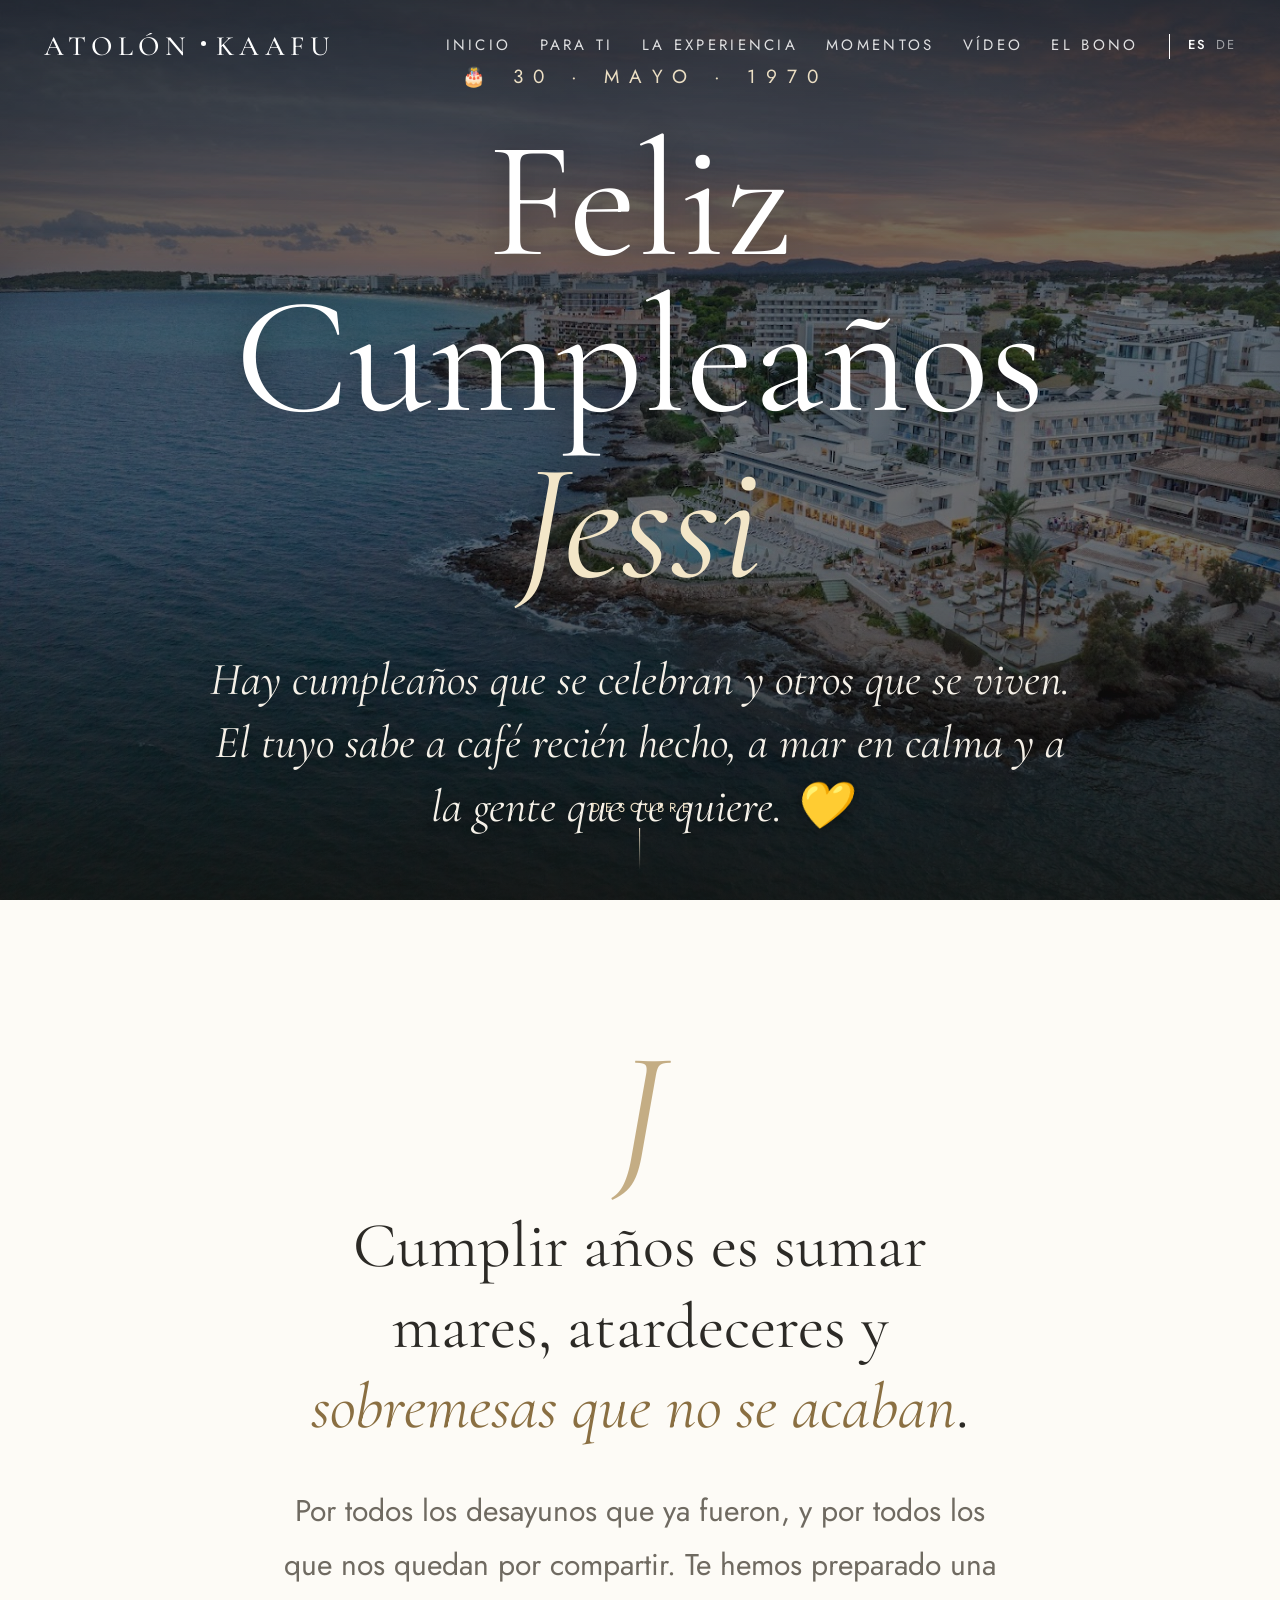
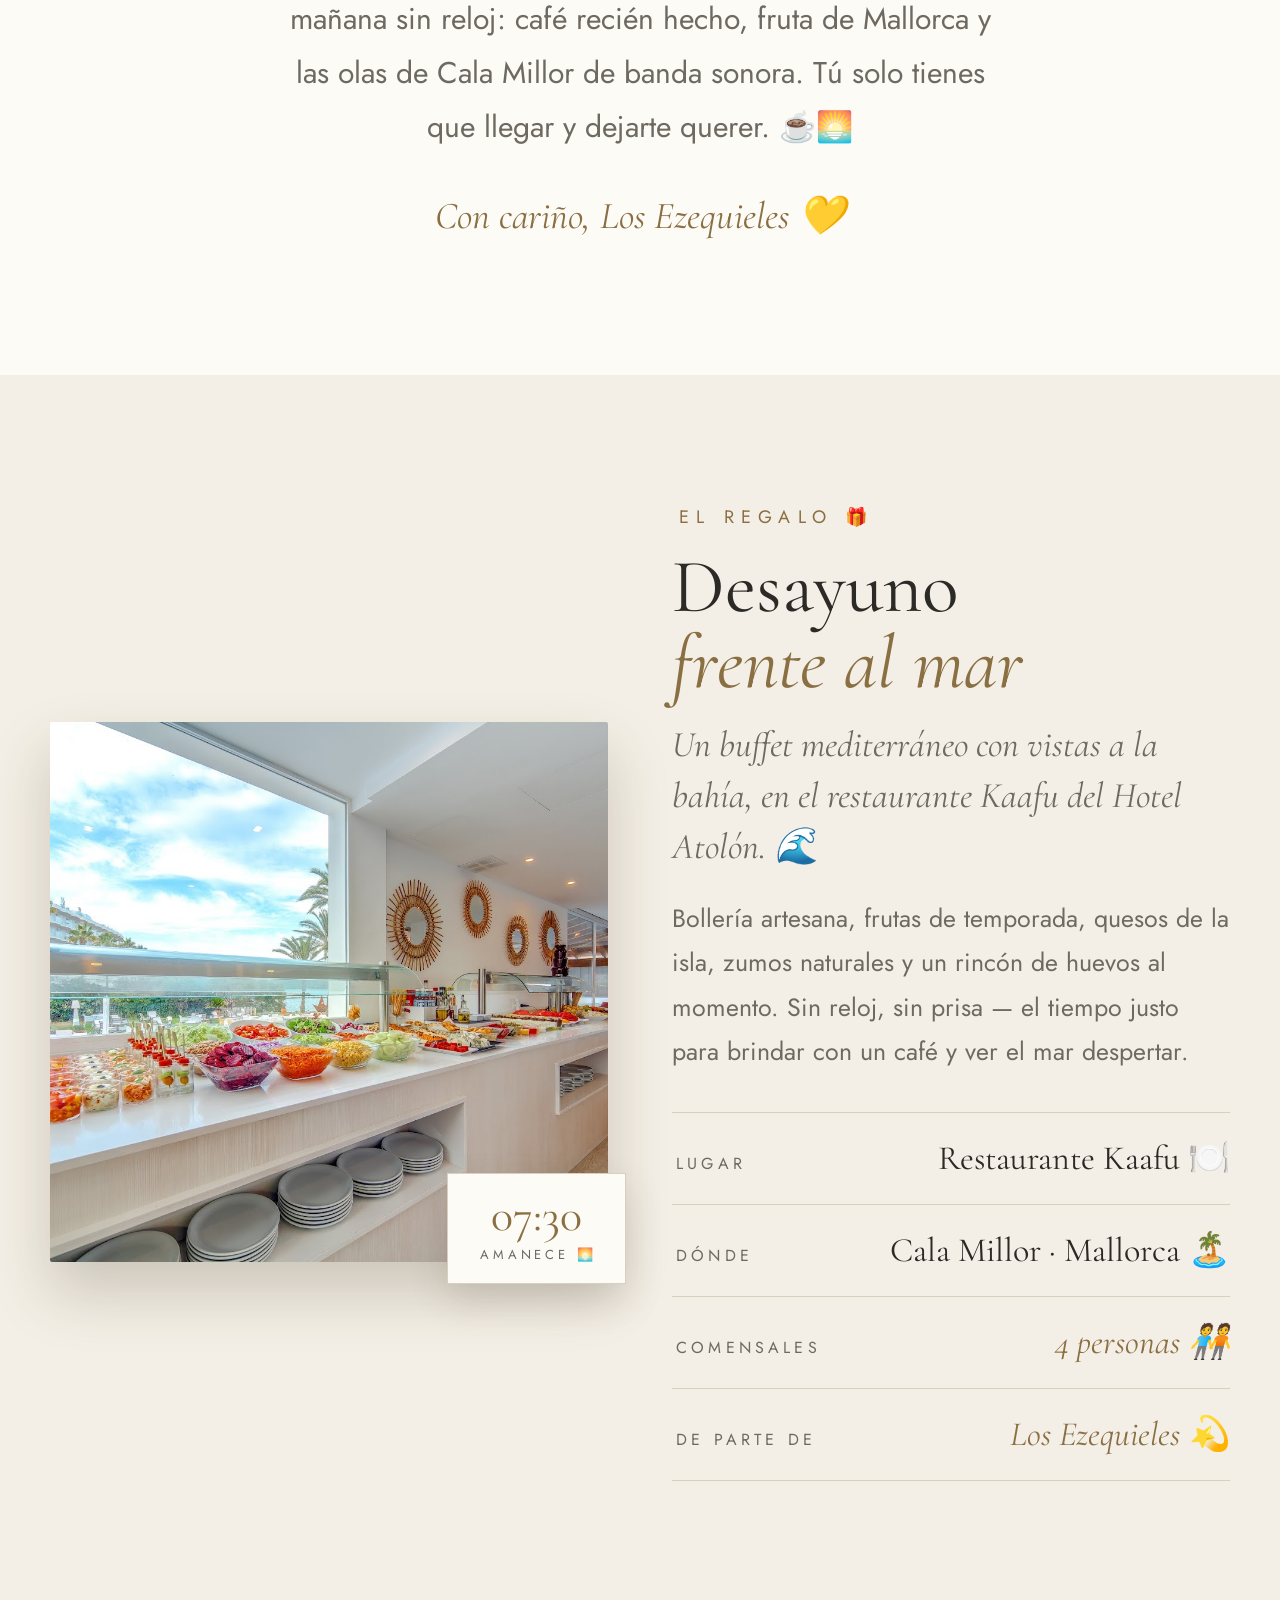
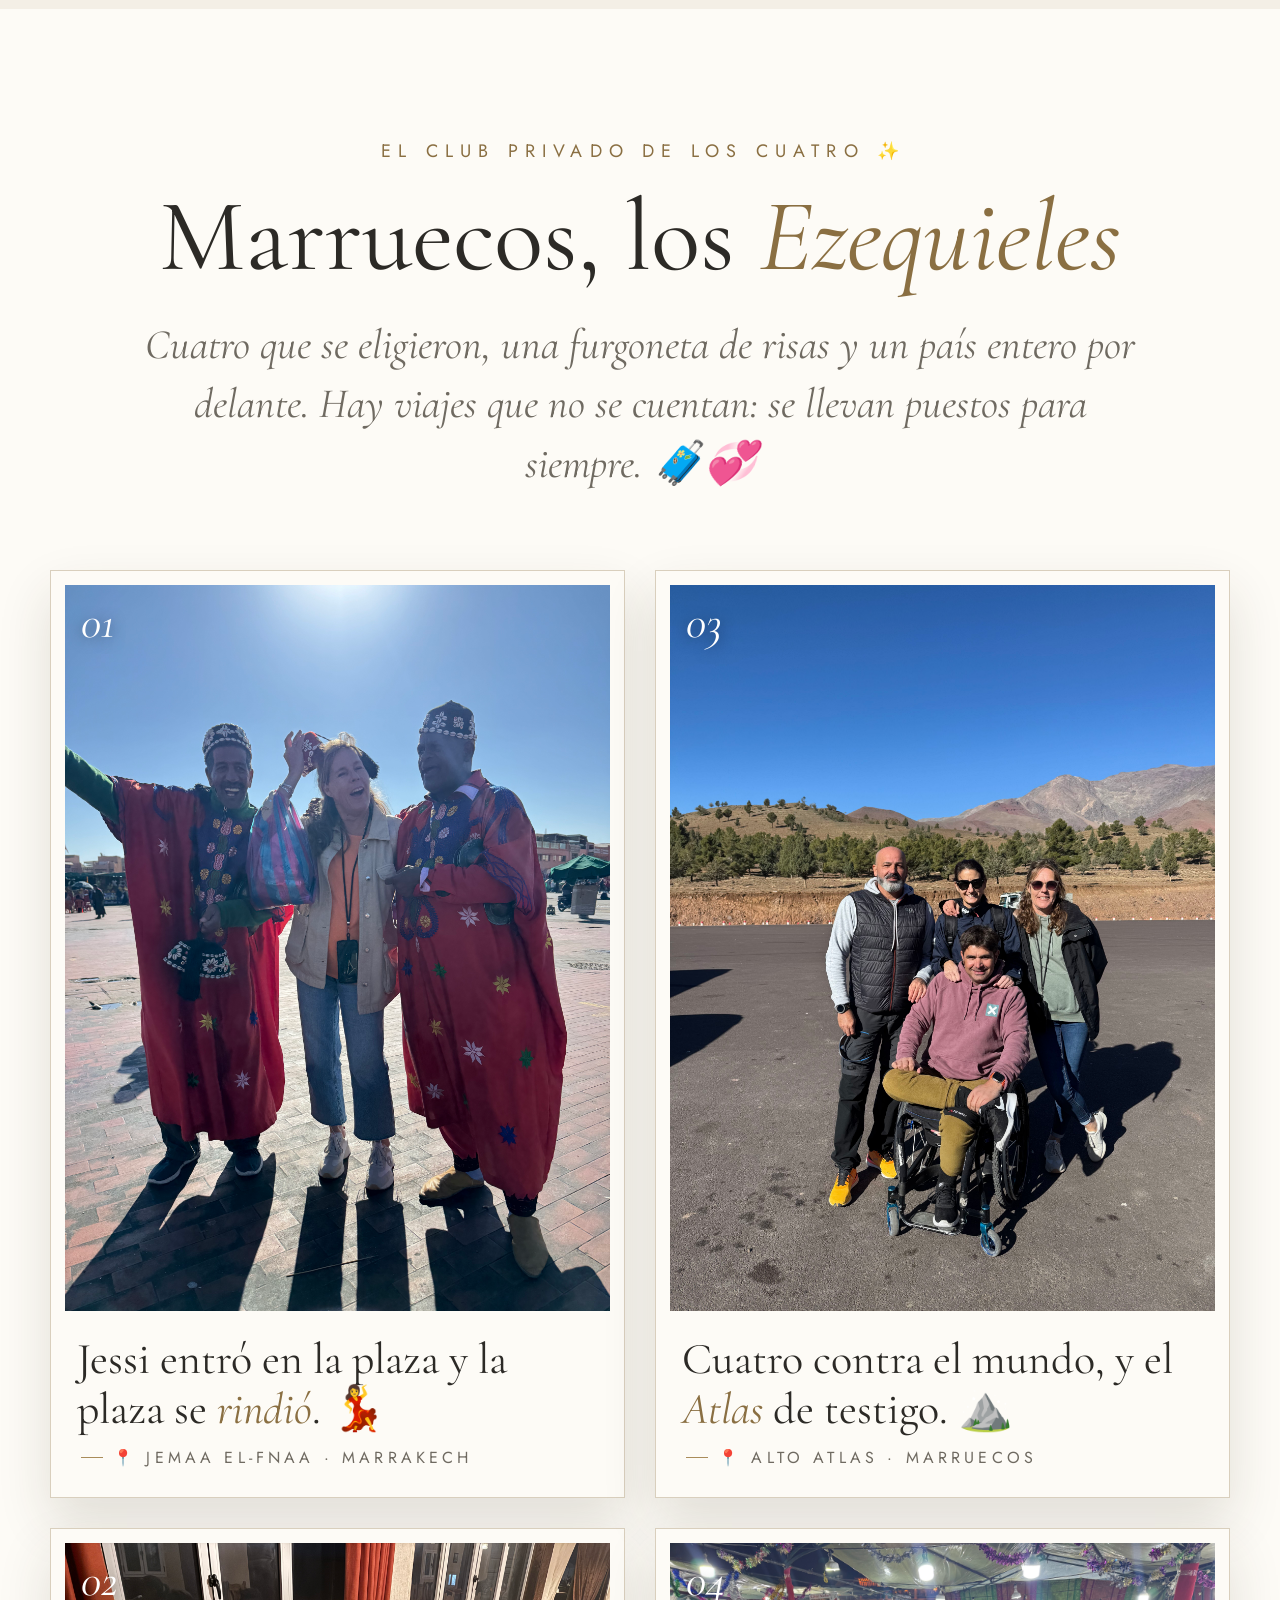
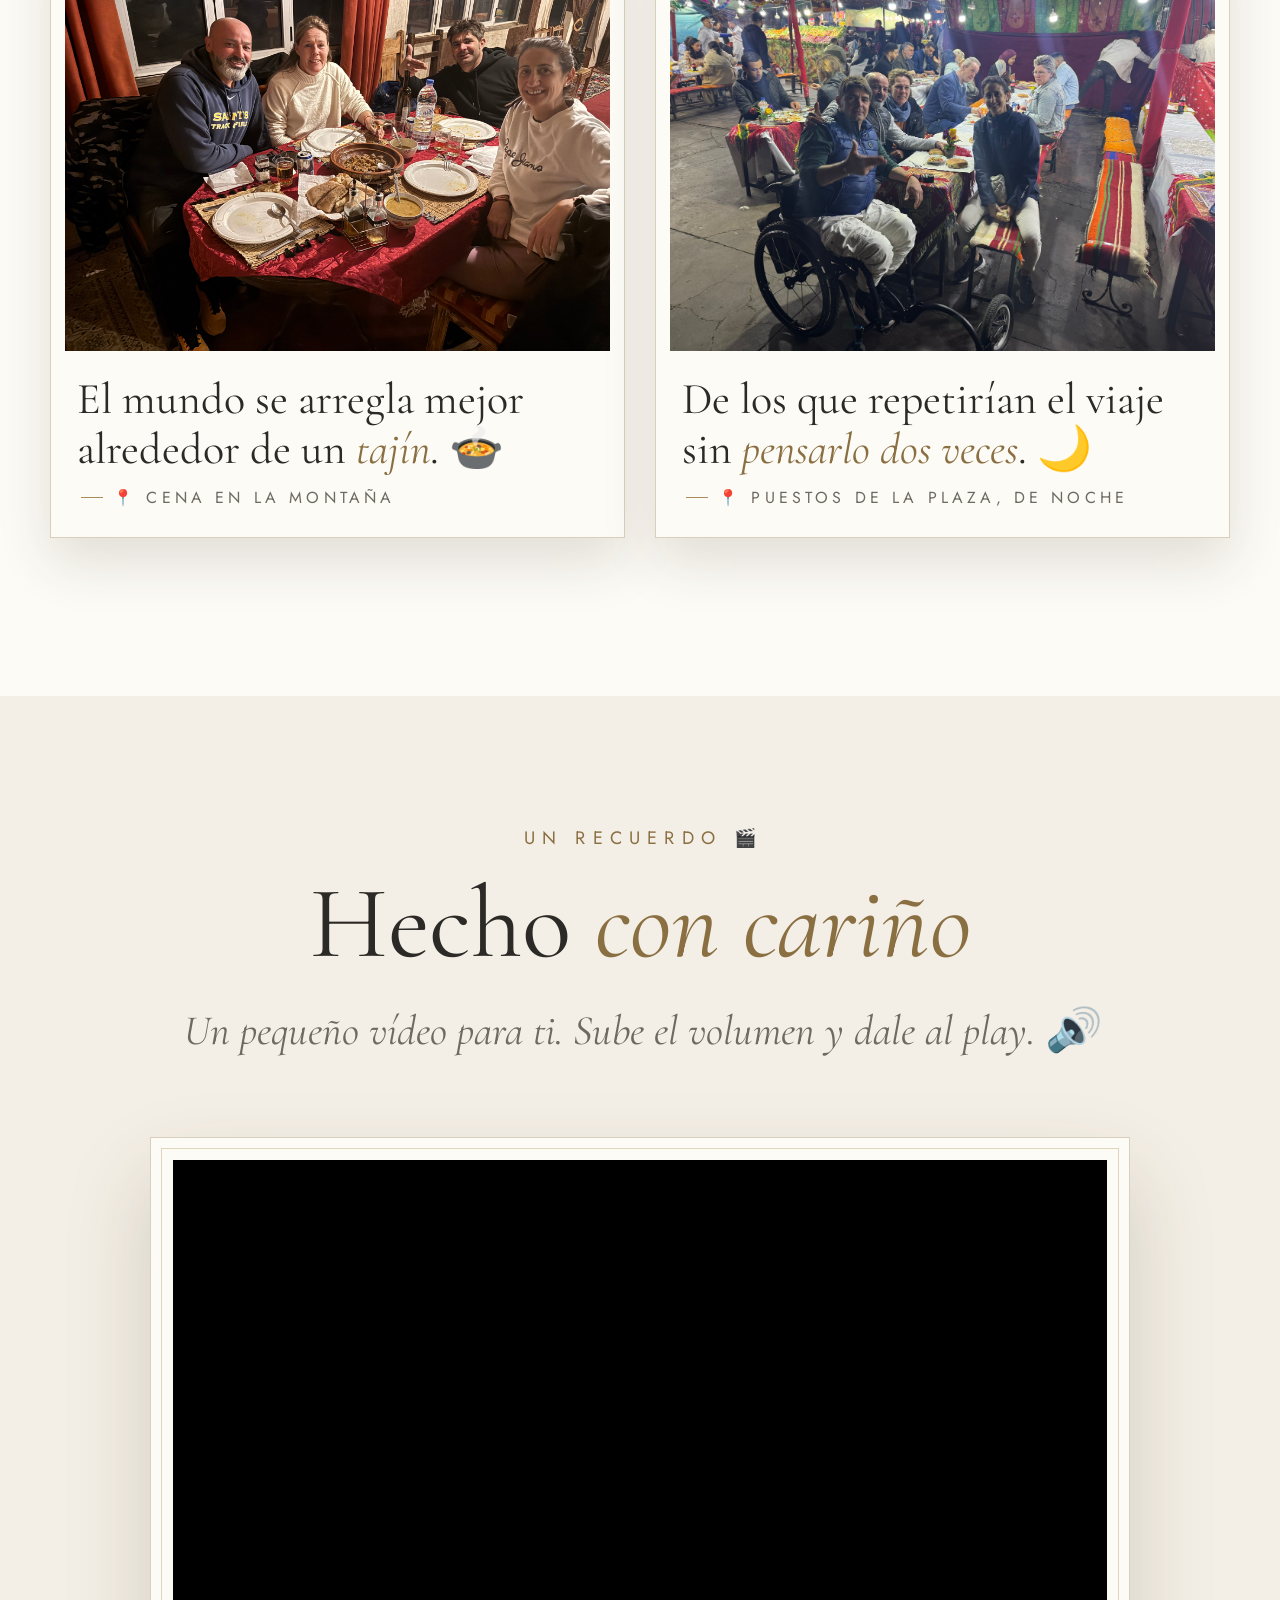
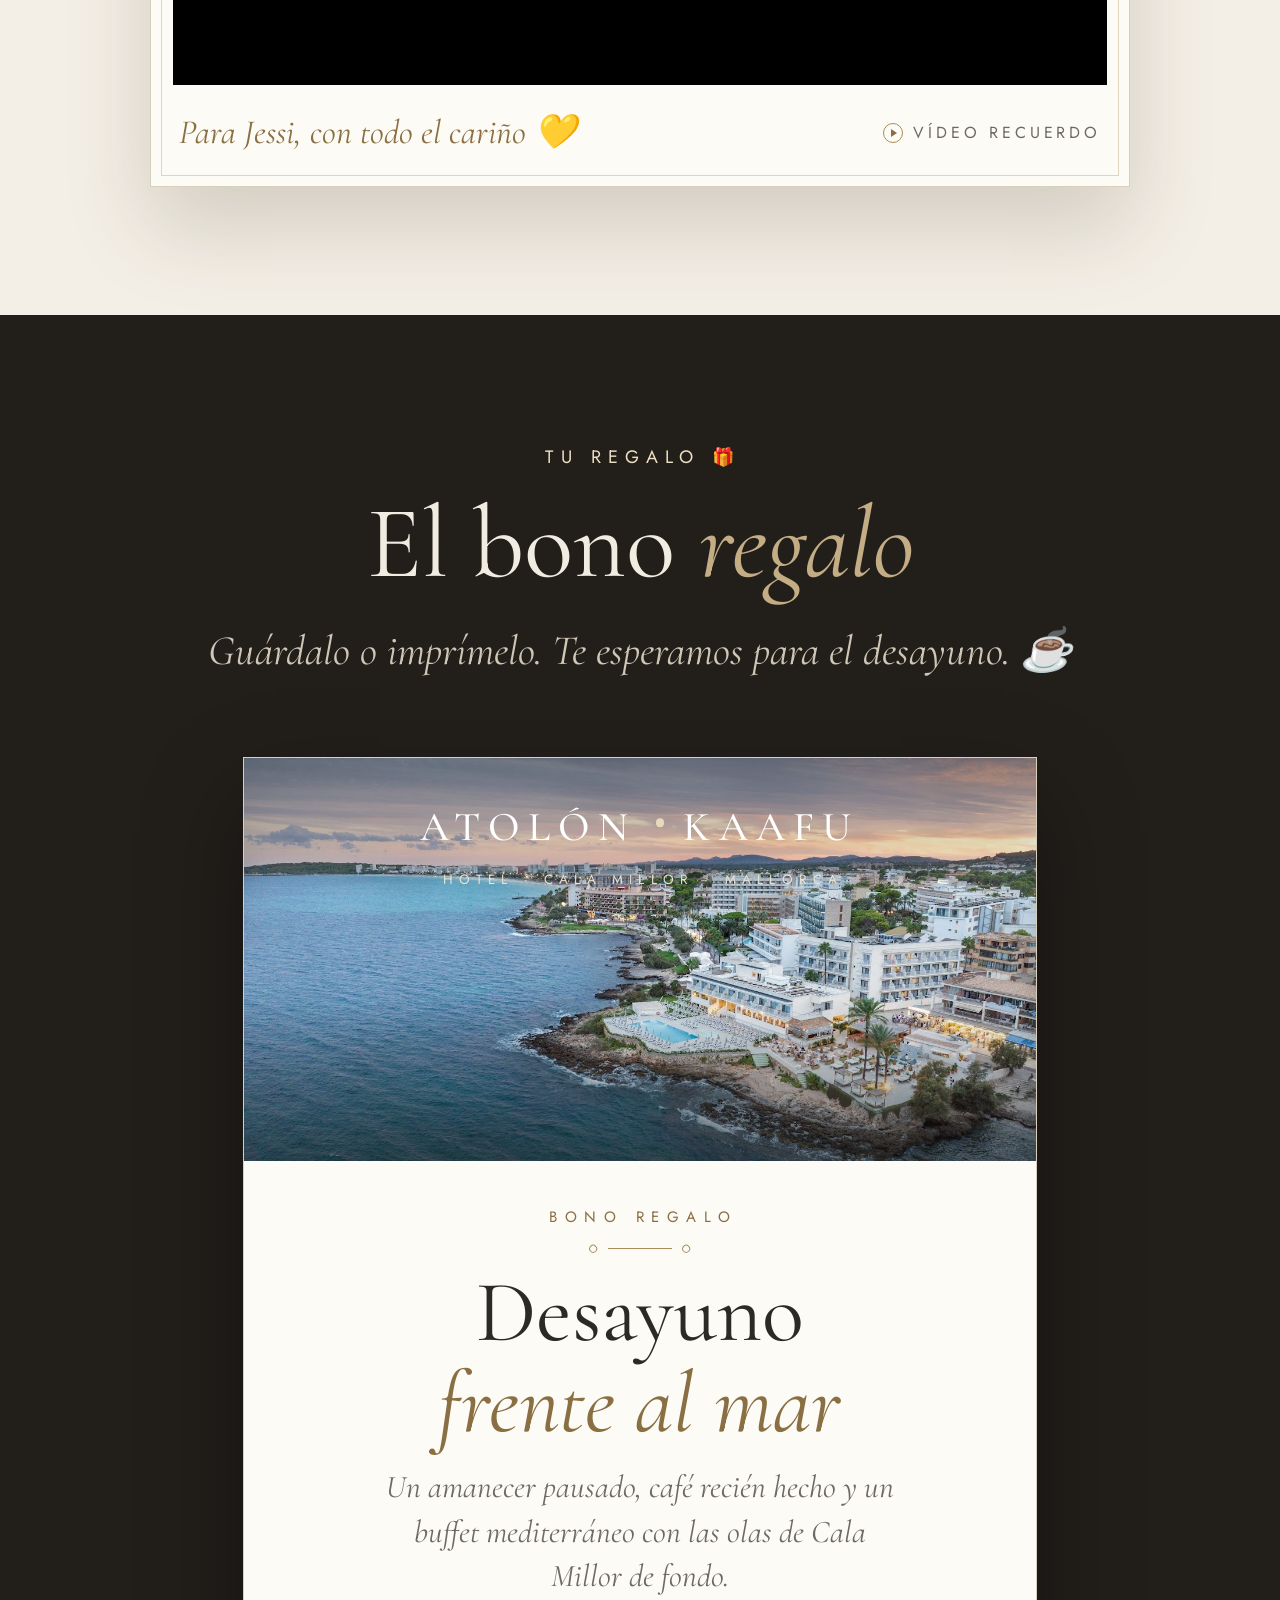
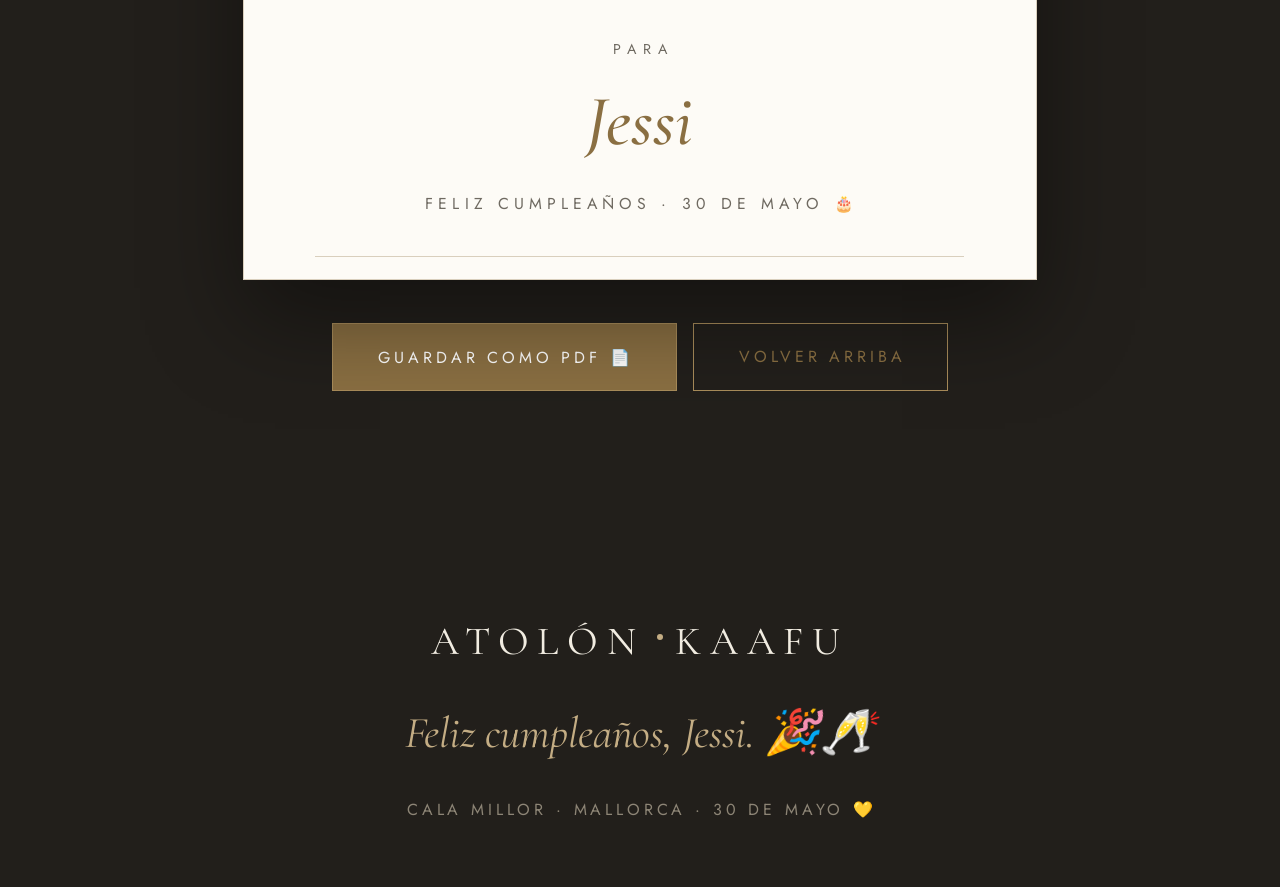
<file: index.html>
<!DOCTYPE html>
<html lang="es">
<head>
<meta charset="UTF-8">
<meta name="viewport" content="width=device-width, initial-scale=1.0">
<title>Feliz Cumpleaños, Jessi · Hotel Atolón</title>
<meta name="description" content="Un regalo para Jessi — desayuno frente al mar en el Hotel Atolón, Cala Millor.">
<link rel="preconnect" href="https://fonts.googleapis.com">
<link rel="preconnect" href="https://fonts.gstatic.com" crossorigin>
<link href="https://fonts.googleapis.com/css2?family=Cormorant+Garamond:ital,wght@0,300;0,400;0,500;0,600;1,400;1,500;1,600&family=Jost:wght@300;400;500&display=swap" rel="stylesheet">
<link rel="stylesheet" href="styles.css">
</head>
<body>

  <!-- NAV -->
  <nav class="nav" id="nav">
    <div class="logo">Atolón <span class="dot"></span> Kaafu</div>
    <div class="links">
      <a href="#hero" class="hide-xs">Inicio</a>
      <a href="#mensaje" class="hide-sm">Para ti</a>
      <a href="#experiencia" class="hide-xs">La experiencia</a>
      <a href="#momentos" class="hide-sm">Momentos</a>
      <a href="#video" class="hide-sm">Vídeo</a>
      <a href="#bono">El bono</a>
      <span class="lang"><a href="index.html" class="on">ES</a><a href="index-de.html">DE</a></span>
    </div>
  </nav>

  <!-- HERO -->
  <header class="hero" id="hero" data-screen-label="Inicio">
    <div class="bg"><img src="assets/hotel-aerial.jpg" alt="Hotel Atolón frente al mar al atardecer"></div>
    <div class="inner">
      <div class="date">🎂 30 · Mayo · 1970</div>
      <h1>Feliz Cumpleaños<span class="l2">Jessi</span></h1>
      <p class="lede">Hay cumpleaños que se celebran y otros que se viven. El tuyo sabe a café recién hecho, a mar en calma y a la gente que te quiere. 💛</p>
    </div>
    <div class="scrolldown">
      <span class="word">Descubre</span>
      <span class="line"></span>
    </div>
  </header>

  <!-- MENSAJE -->
  <section class="section" id="mensaje" data-screen-label="Mensaje">
    <div class="message">
      <div class="monogram reveal">J</div>
      <p class="quote reveal d1">Cumplir años es sumar mares, atardeceres y <em>sobremesas que no se acaban</em>.</p>
      <p class="body reveal d2">Por todos los desayunos que ya fueron, y por todos los que nos quedan por compartir. Te hemos preparado una mañana sin reloj: café recién hecho, fruta de Mallorca y las olas de Cala Millor de banda sonora. Tú solo tienes que llegar y dejarte querer. ☕🌅</p>
      <p class="sign reveal d2">Con cariño, Los Ezequieles 💛</p>
    </div>
  </section>

  <!-- EXPERIENCIA -->
  <section class="section sand" id="experiencia" data-screen-label="La experiencia">
    <div class="wrap">
      <div class="split">
        <div class="media reveal">
          <img src="assets/breakfast.jpg" alt="Buffet de desayuno del Hotel Atolón con vistas al mar">
          <div class="tag">
            <div class="n">07:30</div>
            <div class="t">Amanece 🌅</div>
          </div>
        </div>
        <div class="copy">
          <div class="eyebrow reveal">El regalo 🎁</div>
          <h2 class="reveal d1">Desayuno<br><span class="script">frente al mar</span></h2>
          <p class="lede reveal d1">Un buffet mediterráneo con vistas a la bahía, en el restaurante Kaafu del Hotel Atolón. 🌊</p>
          <p class="p reveal d2">Bollería artesana, frutas de temporada, quesos de la isla, zumos naturales y un rincón de huevos al momento. Sin reloj, sin prisa — el tiempo justo para brindar con un café y ver el mar despertar.</p>
          <ul class="details reveal d2">
            <li><span class="k">Lugar</span><span class="v">Restaurante Kaafu 🍽️</span></li>
            <li><span class="k">Dónde</span><span class="v">Cala Millor · Mallorca 🏝️</span></li>
            <li><span class="k">Comensales</span><span class="v gold">4 personas 🧑‍🤝‍🧑</span></li>
            <li><span class="k">De parte de</span><span class="v gold">Los Ezequieles 💫</span></li>
          </ul>
        </div>
      </div>
    </div>
  </section>

  <!-- MOMENTOS -->
  <section class="section" id="momentos" data-screen-label="Momentos">
    <div class="wrap">
      <div class="sec-head">
        <div class="eyebrow reveal">El club privado de los cuatro ✨</div>
        <h2 class="reveal d1">Marruecos, los <span class="script">Ezequieles</span></h2>
        <p class="reveal d1">Cuatro que se eligieron, una furgoneta de risas y un país entero por delante. Hay viajes que no se cuentan: se llevan puestos para siempre. 🧳💞</p>
      </div>
      <div class="album reveal d1">

        <article class="pcard">
          <div class="frame">
            <span class="num">01</span>
            <img src="assets/jessi-plaza.jpg" alt="Jessi riendo con dos músicos gnaoua en la plaza Jemaa el-Fnaa">
          </div>
          <div class="cap">
            <div class="t">Jessi entró en la plaza y la plaza se <em>rindió</em>. 💃</div>
            <div class="loc">📍 Jemaa el-Fnaa · Marrakech</div>
          </div>
        </article>

        <article class="pcard">
          <div class="frame">
            <span class="num">02</span>
            <img src="assets/cena-tajine.jpg" alt="Los cuatro cenando un tajín de noche en la montaña">
          </div>
          <div class="cap">
            <div class="t">El mundo se arregla mejor alrededor de un <em>tajín</em>. 🍲</div>
            <div class="loc">📍 Cena en la montaña</div>
          </div>
        </article>

        <article class="pcard">
          <div class="frame">
            <span class="num">03</span>
            <img src="assets/los-cuatro-atlas.jpg" alt="Los cuatro Ezequieles con el Alto Atlas de fondo">
          </div>
          <div class="cap">
            <div class="t">Cuatro contra el mundo, y el <em>Atlas</em> de testigo. ⛰️</div>
            <div class="loc">📍 Alto Atlas · Marruecos</div>
          </div>
        </article>

        <article class="pcard">
          <div class="frame">
            <span class="num">04</span>
            <img src="assets/mercado-noche.jpg" alt="El grupo cenando en los puestos de la plaza de noche">
          </div>
          <div class="cap">
            <div class="t">De los que repetirían el viaje sin <em>pensarlo dos veces</em>. 🌙</div>
            <div class="loc">📍 Puestos de la plaza, de noche</div>
          </div>
        </article>

      </div>
    </div>
  </section>

  <!-- VÍDEO -->
  <section class="section sand" id="video" data-screen-label="Vídeo">
    <div class="wrap">
      <div class="sec-head">
        <div class="eyebrow reveal">Un recuerdo 🎬</div>
        <h2 class="reveal d1">Hecho <span class="script">con cariño</span></h2>
        <p class="reveal d1">Un pequeño vídeo para ti. Sube el volumen y dale al play. 🔊</p>
      </div>
      <div class="video-card reveal d1">
        <div class="video-frame">
          <iframe src="https://www.youtube.com/embed/BehBSQ5WoAU?si=TJUaUdNlnU8aFj0b" title="Vídeo recuerdo para Jessi" frameborder="0" allow="accelerometer; autoplay; clipboard-write; encrypted-media; gyroscope; picture-in-picture; web-share" referrerpolicy="strict-origin-when-cross-origin" allowfullscreen></iframe>
        </div>
        <div class="video-cap">
          <span class="t">Para Jessi, con todo el cariño 💛</span>
          <span class="s"><span class="play"></span>Vídeo recuerdo</span>
        </div>
      </div>
    </div>
  </section>

  <!-- BONO -->
  <section class="section night" id="bono" data-screen-label="El bono">
    <div class="wrap">
      <div class="sec-head">
        <div class="eyebrow light reveal">Tu regalo 🎁</div>
        <h2 class="reveal d1" style="color:#f1ece1">El bono <span style="color:var(--gold-soft);font-style:italic">regalo</span></h2>
        <p class="reveal d1" style="color:#cfc6b6">Guárdalo o imprímelo. Te esperamos para el desayuno. ☕</p>
      </div>

      <div class="bono-stage reveal d1">
        <!-- VOUCHER CARD -->
        <div class="voucher" id="voucherCard" data-screen-label="Bono Regalo">
          <div class="v-hero">
            <img src="assets/hotel-aerial.jpg" alt="Hotel Atolón al atardecer">
            <div class="v-brand">
              <div class="m">Atolón <span class="dot"></span> Kaafu</div>
              <div class="s">Hotel · Cala Millor · Mallorca</div>
            </div>
          </div>
          <div class="v-body">
            <div class="v-eyebrow">Bono Regalo</div>
            <div class="v-rule"></div>
            <h3 class="v-title">Desayuno<br><em>frente al mar</em></h3>
            <p class="v-lede">Un amanecer pausado, café recién hecho y un buffet mediterráneo con las olas de Cala Millor de fondo.</p>
            <div class="v-for">
              <div class="l">Para</div>
              <div class="n">Jessi</div>
              <div class="o">Feliz cumpleaños · 30 de mayo 🎂</div>
            </div>
            <div class="v-offer">
              <div class="col"><span class="k">La experiencia</span><span class="vv">Buffet de desayuno</span></div>
              <div class="thumb"><img src="assets/breakfast.jpg" alt="Buffet de desayuno"></div>
              <div class="col"><span class="k">Comensales</span><span class="vv">4 personas</span></div>
            </div>
            <div class="v-foot">
              <div class="who">De parte de<br><b>Los Ezequieles</b> · seremos 4</div>
              <div class="loc"><div class="big">Hotel Atolón &amp; Kaafu</div>Passeig Marítim, Cala Millor<br>Illes Balears · España</div>
            </div>
          </div>
        </div>
      </div>

      <div class="bono-actions reveal d1">
        <button class="btn solid" onclick="window.print()">Guardar como PDF 📄</button>
        <a class="btn" href="#hero">Volver arriba</a>
      </div>
    </div>
  </section>

  <!-- FOOTER -->
  <footer class="foot-site">
    <div class="logo">Atolón <span class="dot"></span> Kaafu</div>
    <p class="msg">Feliz cumpleaños, Jessi. 🎉🥂</p>
    <p class="fine">Cala Millor · Mallorca · 30 de mayo 💛</p>
  </footer>

  <script>
    document.documentElement.classList.add('js');
    // nav background on scroll
    const nav = document.getElementById('nav');
    const onScroll = () => nav.classList.toggle('solid', window.scrollY > window.innerHeight * 0.7);
    window.addEventListener('scroll', onScroll, {passive:true});
    onScroll();

    // reveal — driven by inline styles so it can never get stuck hidden
    const reveals = [...document.querySelectorAll('.reveal')];
    const hide = (el) => { el.style.opacity = '0'; el.style.transform = 'translateY(28px)'; };
    const show = (el) => { el.style.opacity = '1'; el.style.transform = 'none'; };
    const revealAll = () => reveals.forEach(show);
    const inView = (el) => { const r = el.getBoundingClientRect(); return r.top < window.innerHeight * 0.94 && r.bottom > 0; };

    // set the hidden start state only once we know JS is running
    reveals.forEach(hide);

    // reveal whatever is already on screen on the next frame (so the transition runs)
    requestAnimationFrame(() => reveals.forEach(el => { if (inView(el)) show(el); }));

    if ('IntersectionObserver' in window) {
      const io = new IntersectionObserver((entries) => {
        entries.forEach(e => { if (e.isIntersecting) { show(e.target); io.unobserve(e.target); } });
      }, { threshold: 0.12, rootMargin: '0px 0px -6% 0px' });
      reveals.forEach(el => io.observe(el));
    }
    // scroll backup in case IO is flaky
    window.addEventListener('scroll', () => reveals.forEach(el => { if (inView(el)) show(el); }), { passive: true });
    // safety net: never leave anything hidden
    setTimeout(revealAll, 1600);
  </script>
</body>
</html>
</file>
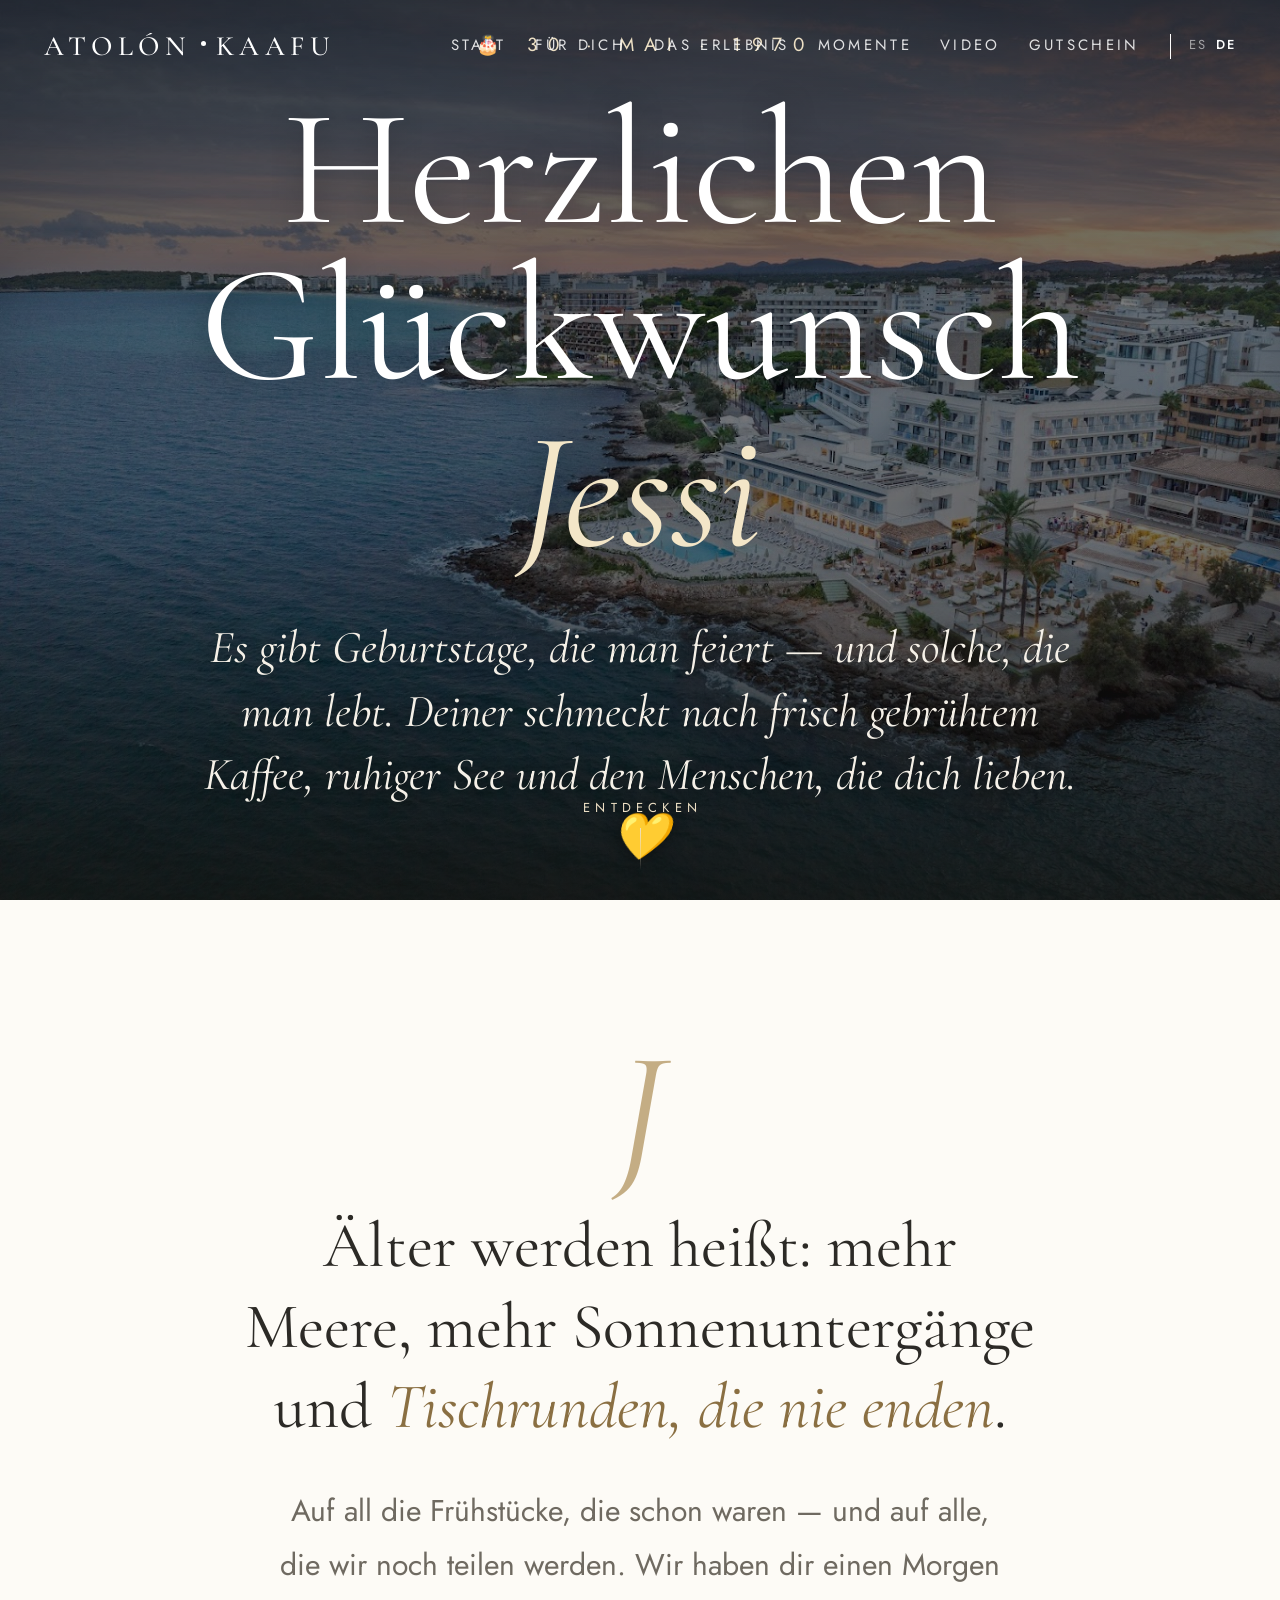
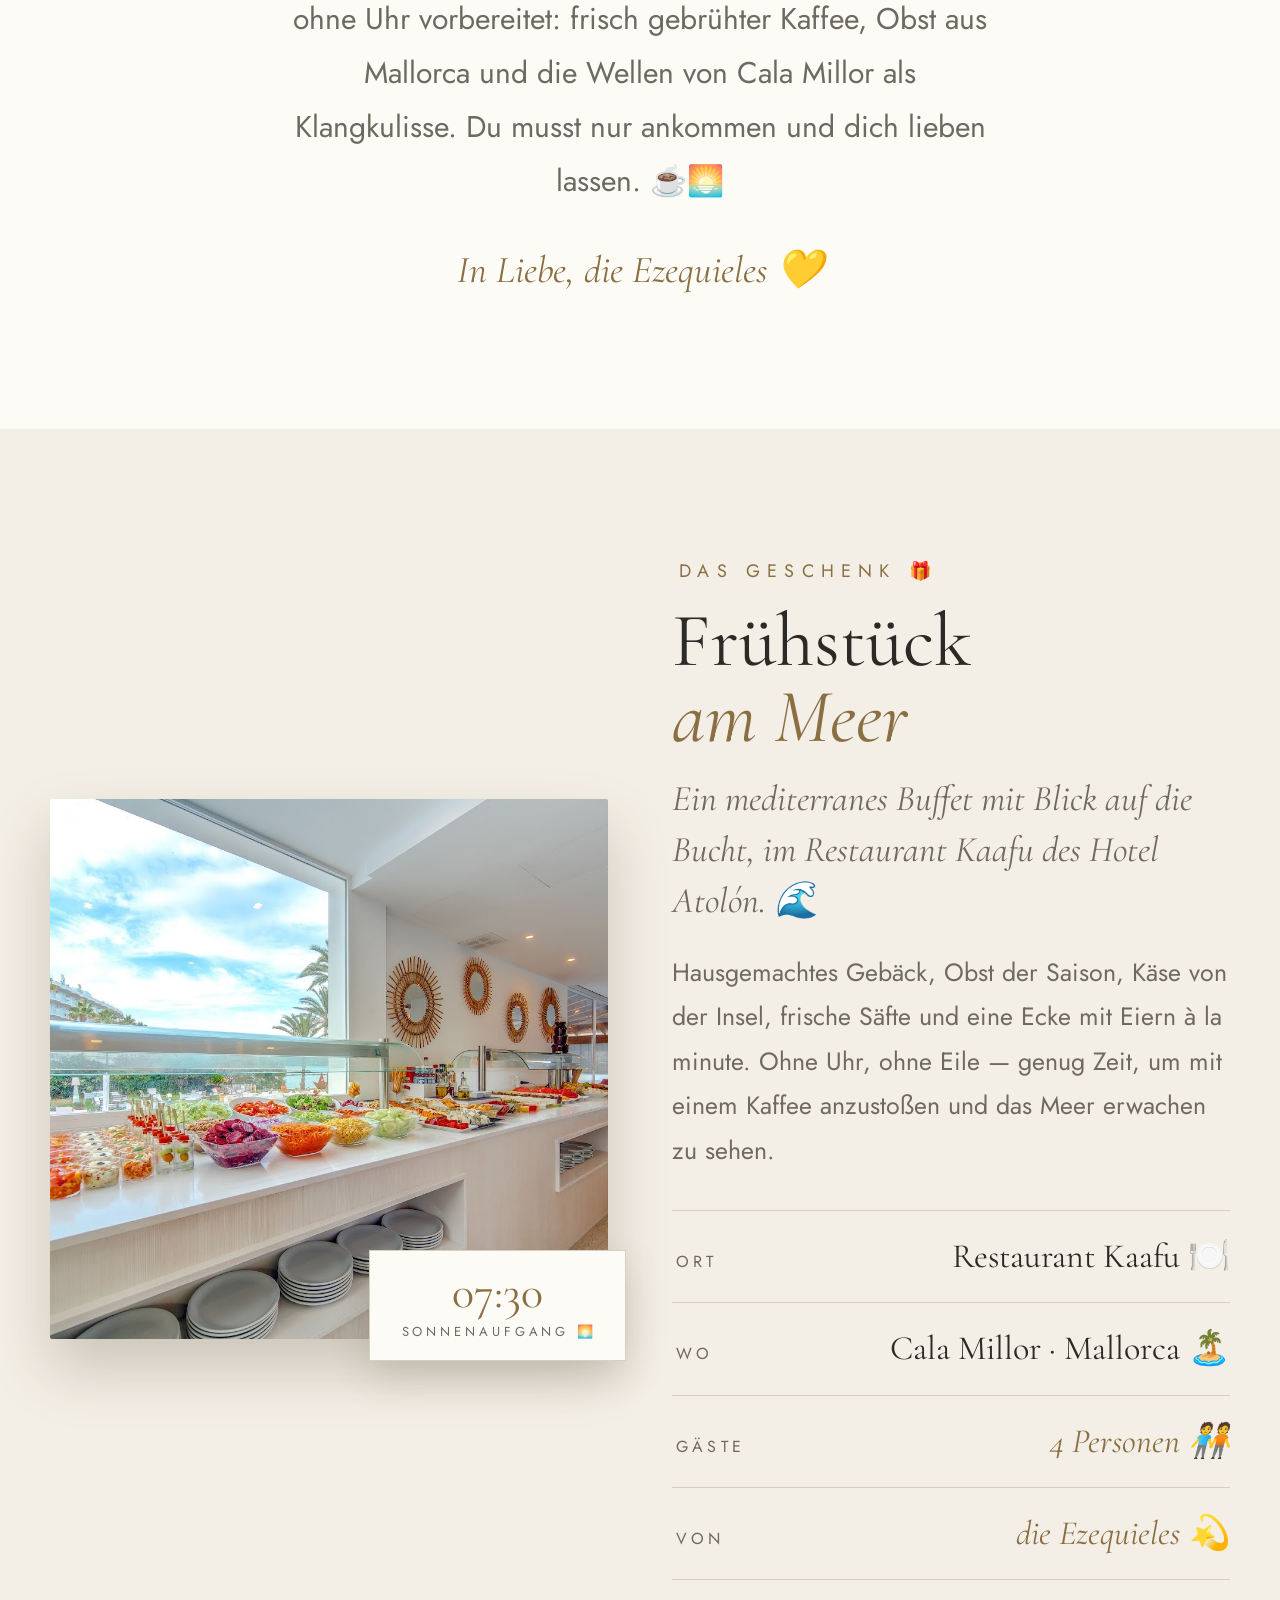
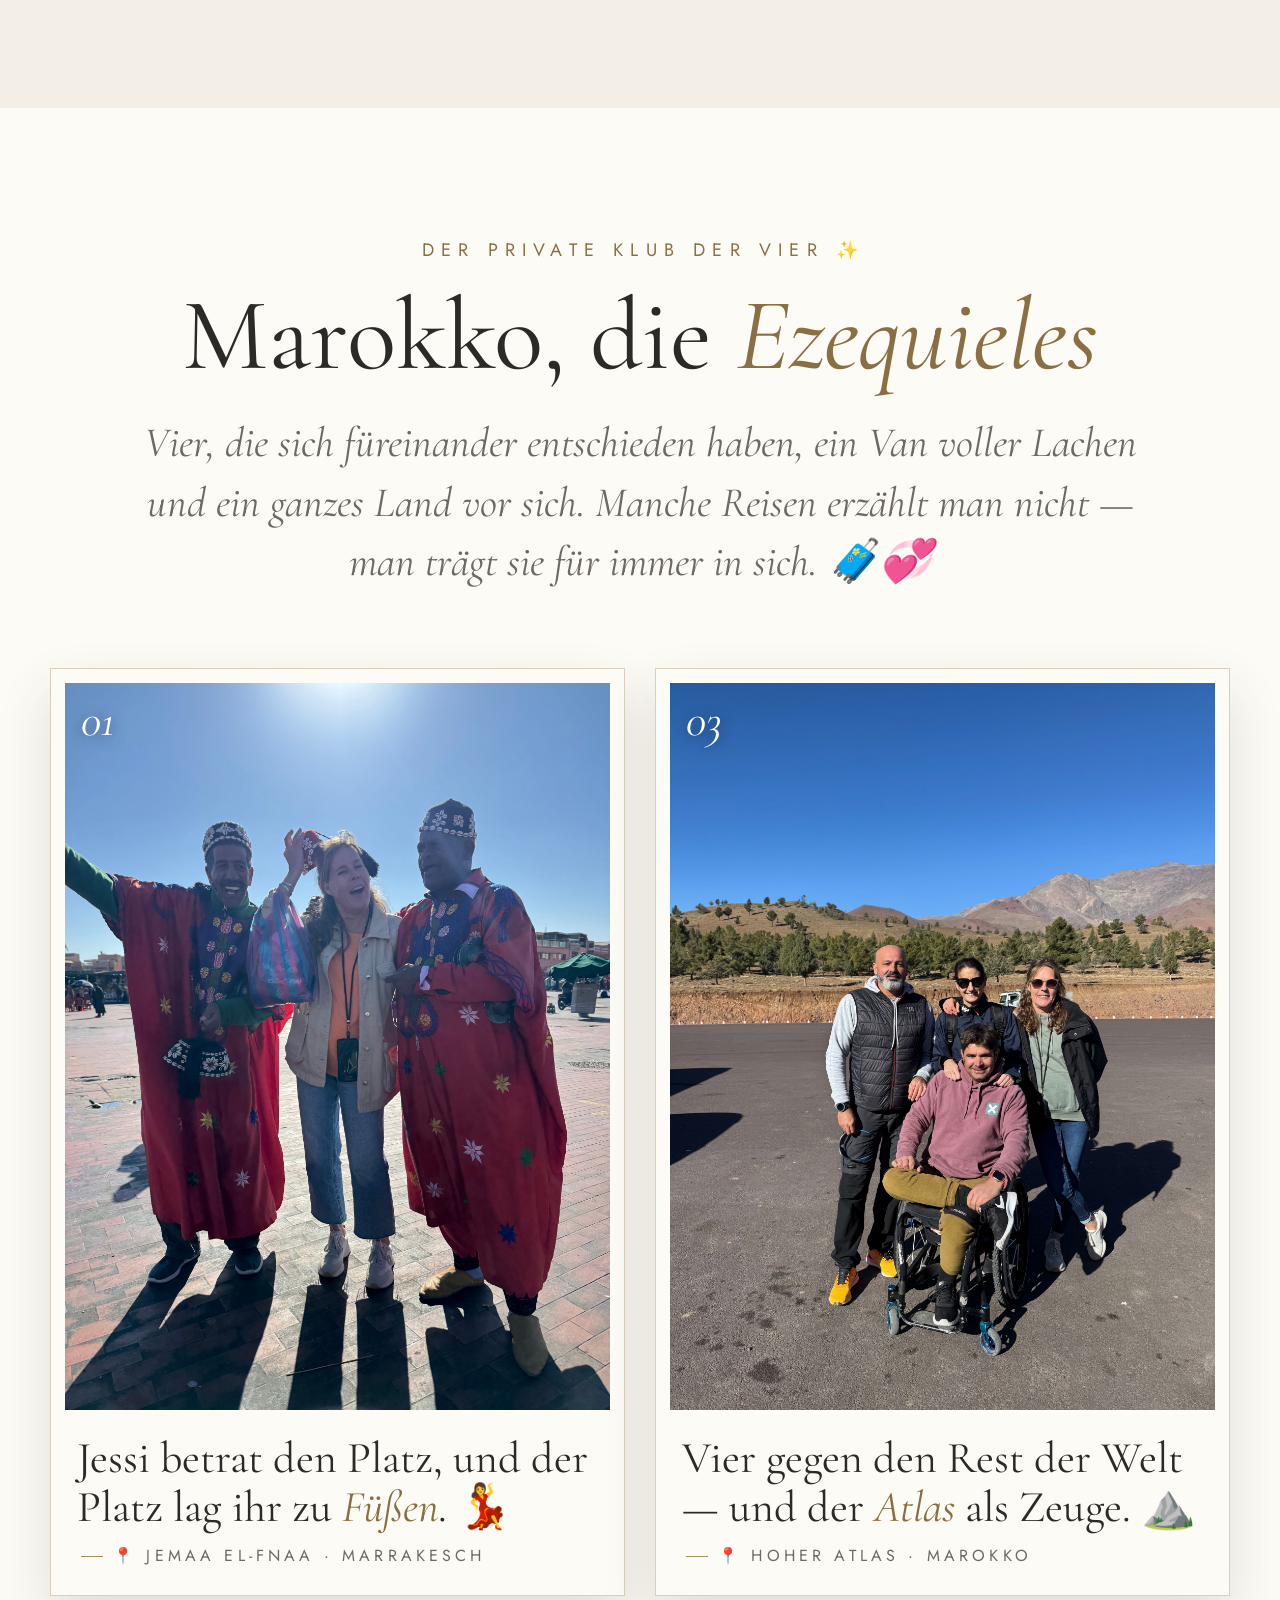
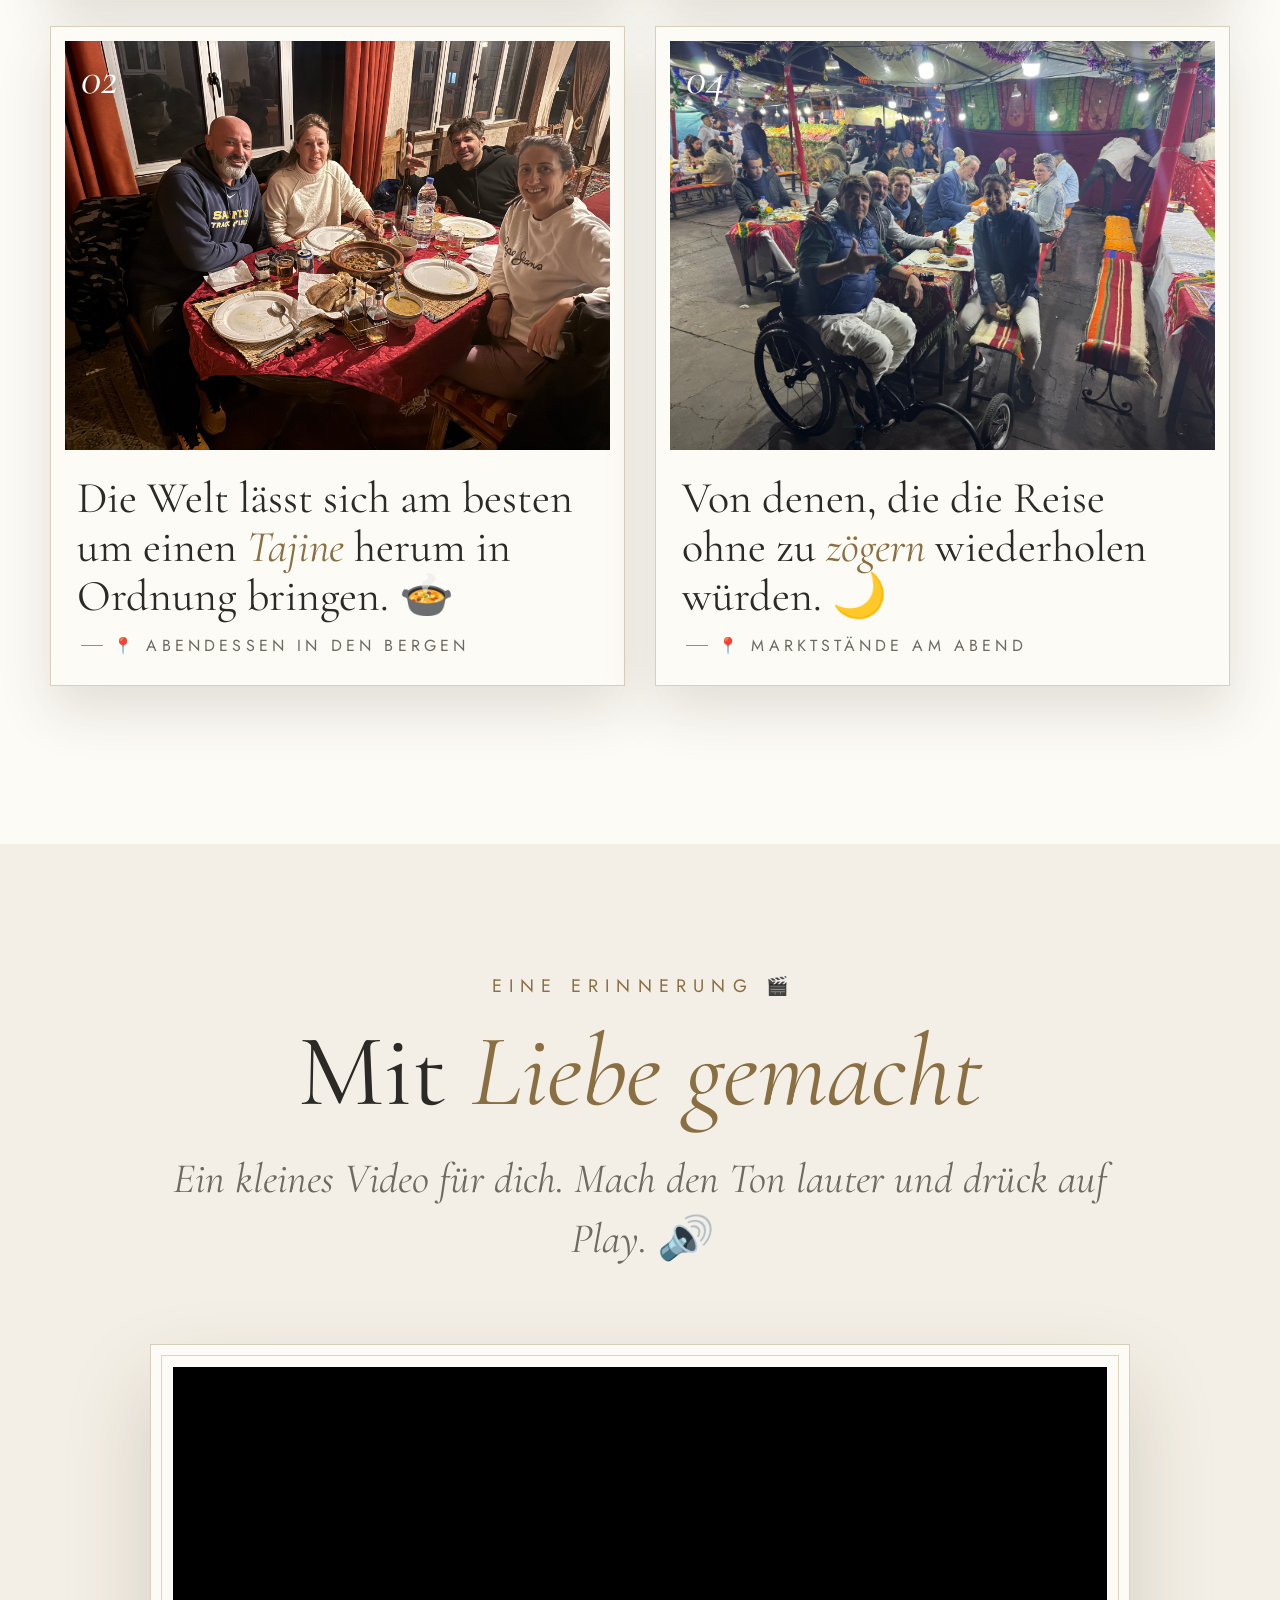
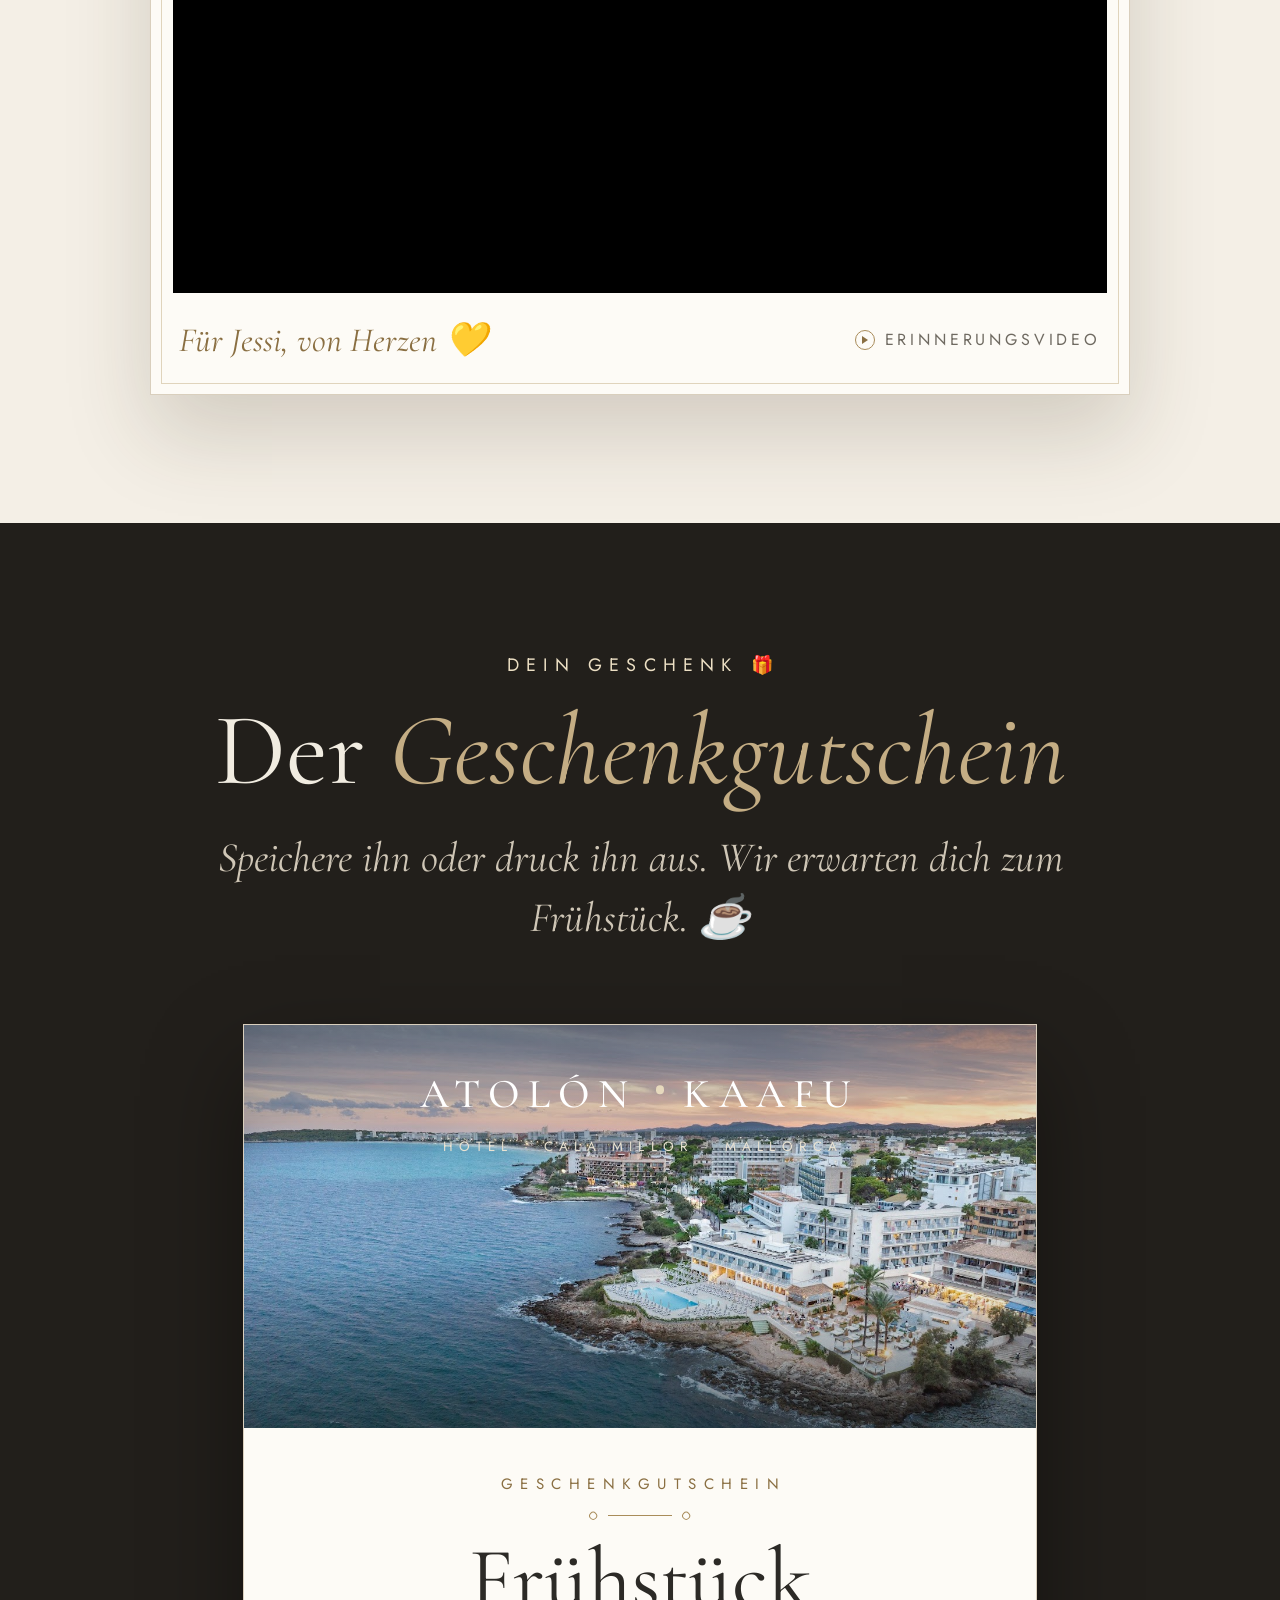
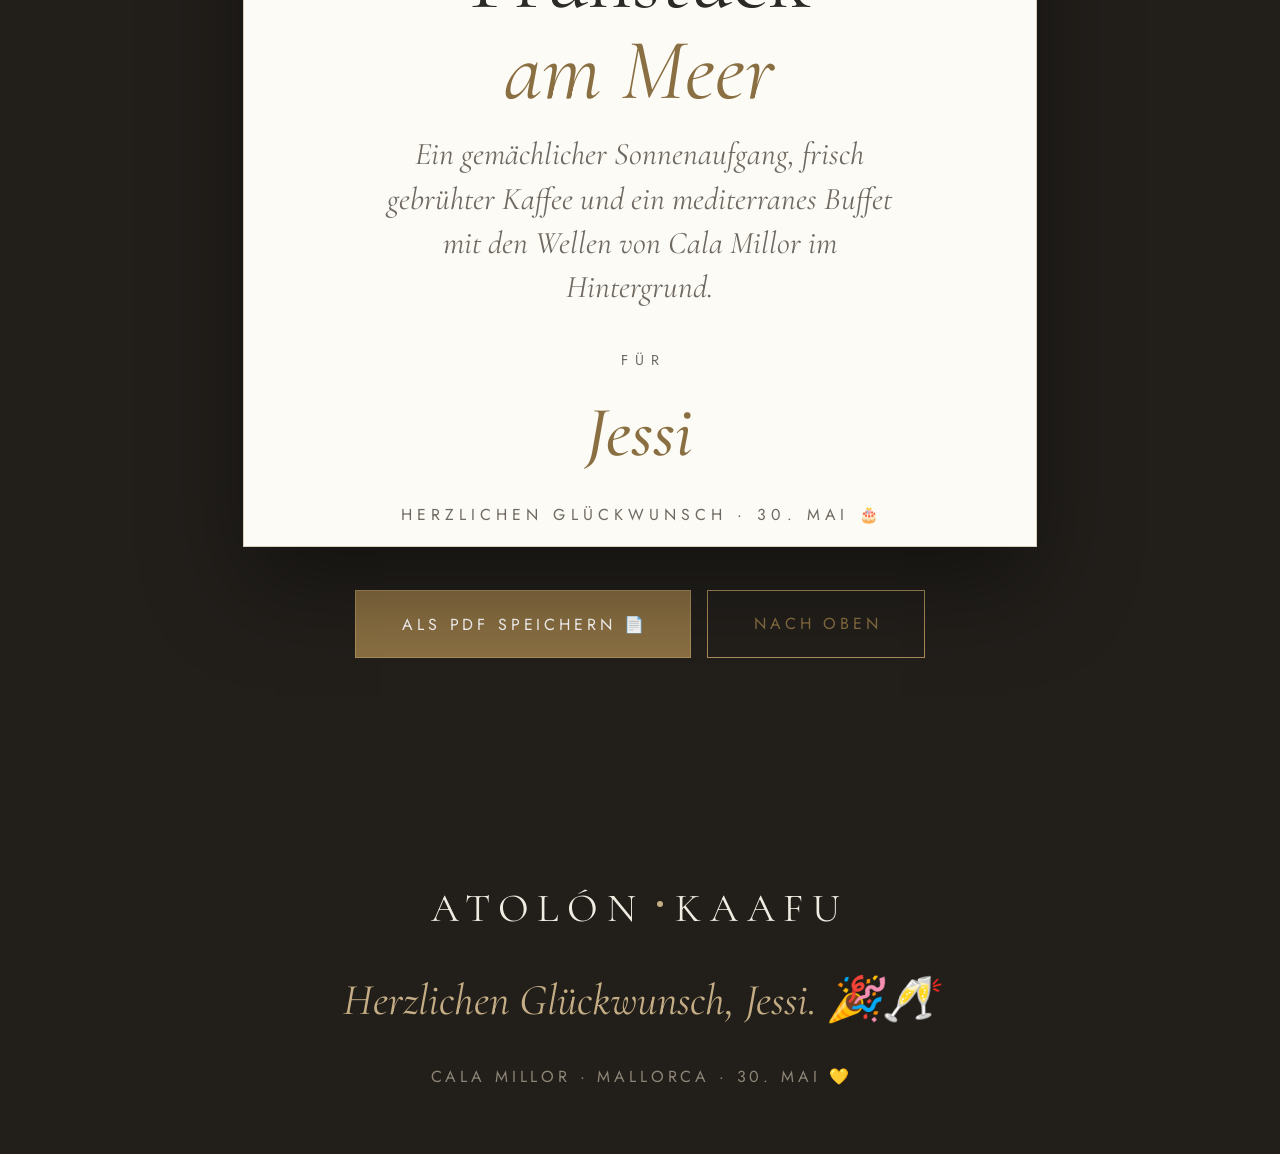
<file: index-de.html>
<!DOCTYPE html>
<html lang="de">
<head>
<meta charset="UTF-8">
<meta name="viewport" content="width=device-width, initial-scale=1.0">
<title>Herzlichen Glückwunsch, Jessi · Hotel Atolón</title>
<meta name="description" content="Ein Geschenk für Jessi — Frühstück am Meer im Hotel Atolón, Cala Millor.">
<link rel="preconnect" href="https://fonts.googleapis.com">
<link rel="preconnect" href="https://fonts.gstatic.com" crossorigin>
<link href="https://fonts.googleapis.com/css2?family=Cormorant+Garamond:ital,wght@0,300;0,400;0,500;0,600;1,400;1,500;1,600&family=Jost:wght@300;400;500&display=swap" rel="stylesheet">
<link rel="stylesheet" href="styles.css">
</head>
<body>

  <!-- NAV -->
  <nav class="nav" id="nav">
    <div class="logo">Atolón <span class="dot"></span> Kaafu</div>
    <div class="links">
      <a href="#hero" class="hide-xs">Start</a>
      <a href="#mensaje" class="hide-sm">Für dich</a>
      <a href="#experiencia" class="hide-xs">Das Erlebnis</a>
      <a href="#momentos" class="hide-sm">Momente</a>
      <a href="#video" class="hide-sm">Video</a>
      <a href="#bono">Gutschein</a>
      <span class="lang"><a href="index.html">ES</a><a href="index-de.html" class="on">DE</a></span>
    </div>
  </nav>

  <!-- HERO -->
  <header class="hero" id="hero" data-screen-label="Start">
    <div class="bg"><img src="assets/hotel-aerial.jpg" alt="Hotel Atolón am Meer bei Sonnenuntergang"></div>
    <div class="inner">
      <div class="date">🎂 30 · Mai · 1970</div>
      <h1>Herzlichen Glückwunsch<span class="l2">Jessi</span></h1>
      <p class="lede">Es gibt Geburtstage, die man feiert — und solche, die man lebt. Deiner schmeckt nach frisch gebrühtem Kaffee, ruhiger See und den Menschen, die dich lieben. 💛</p>
    </div>
    <div class="scrolldown">
      <span class="word">Entdecken</span>
      <span class="line"></span>
    </div>
  </header>

  <!-- MENSAJE -->
  <section class="section" id="mensaje" data-screen-label="Botschaft">
    <div class="message">
      <div class="monogram reveal">J</div>
      <p class="quote reveal d1">Älter werden heißt: mehr Meere, mehr Sonnenuntergänge und <em>Tischrunden, die nie enden</em>.</p>
      <p class="body reveal d2">Auf all die Frühstücke, die schon waren — und auf alle, die wir noch teilen werden. Wir haben dir einen Morgen ohne Uhr vorbereitet: frisch gebrühter Kaffee, Obst aus Mallorca und die Wellen von Cala Millor als Klangkulisse. Du musst nur ankommen und dich lieben lassen. ☕🌅</p>
      <p class="sign reveal d2">In Liebe, die Ezequieles 💛</p>
    </div>
  </section>

  <!-- EXPERIENCIA -->
  <section class="section sand" id="experiencia" data-screen-label="Das Erlebnis">
    <div class="wrap">
      <div class="split">
        <div class="media reveal">
          <img src="assets/breakfast.jpg" alt="Frühstücksbuffet des Hotel Atolón mit Meerblick">
          <div class="tag">
            <div class="n">07:30</div>
            <div class="t">Sonnenaufgang 🌅</div>
          </div>
        </div>
        <div class="copy">
          <div class="eyebrow reveal">Das Geschenk 🎁</div>
          <h2 class="reveal d1">Frühstück<br><span class="script">am Meer</span></h2>
          <p class="lede reveal d1">Ein mediterranes Buffet mit Blick auf die Bucht, im Restaurant Kaafu des Hotel Atolón. 🌊</p>
          <p class="p reveal d2">Hausgemachtes Gebäck, Obst der Saison, Käse von der Insel, frische Säfte und eine Ecke mit Eiern à la minute. Ohne Uhr, ohne Eile — genug Zeit, um mit einem Kaffee anzustoßen und das Meer erwachen zu sehen.</p>
          <ul class="details reveal d2">
            <li><span class="k">Ort</span><span class="v">Restaurant Kaafu 🍽️</span></li>
            <li><span class="k">Wo</span><span class="v">Cala Millor · Mallorca 🏝️</span></li>
            <li><span class="k">Gäste</span><span class="v gold">4 Personen 🧑‍🤝‍🧑</span></li>
            <li><span class="k">Von</span><span class="v gold">die Ezequieles 💫</span></li>
          </ul>
        </div>
      </div>
    </div>
  </section>

  <!-- MOMENTOS -->
  <section class="section" id="momentos" data-screen-label="Momente">
    <div class="wrap">
      <div class="sec-head">
        <div class="eyebrow reveal">Der private Klub der Vier ✨</div>
        <h2 class="reveal d1">Marokko, die <span class="script">Ezequieles</span></h2>
        <p class="reveal d1">Vier, die sich füreinander entschieden haben, ein Van voller Lachen und ein ganzes Land vor sich. Manche Reisen erzählt man nicht — man trägt sie für immer in sich. 🧳💞</p>
      </div>
      <div class="album reveal d1">

        <article class="pcard">
          <div class="frame">
            <span class="num">01</span>
            <img src="assets/jessi-plaza.jpg" alt="Jessi lacht mit zwei Gnaoua-Musikern auf dem Platz Jemaa el-Fnaa">
          </div>
          <div class="cap">
            <div class="t">Jessi betrat den Platz, und der Platz lag ihr zu <em>Füßen</em>. 💃</div>
            <div class="loc">📍 Jemaa el-Fnaa · Marrakesch</div>
          </div>
        </article>

        <article class="pcard">
          <div class="frame">
            <span class="num">02</span>
            <img src="assets/cena-tajine.jpg" alt="Die Vier beim Tajine-Abendessen am Abend in den Bergen">
          </div>
          <div class="cap">
            <div class="t">Die Welt lässt sich am besten um einen <em>Tajine</em> herum in Ordnung bringen. 🍲</div>
            <div class="loc">📍 Abendessen in den Bergen</div>
          </div>
        </article>

        <article class="pcard">
          <div class="frame">
            <span class="num">03</span>
            <img src="assets/los-cuatro-atlas.jpg" alt="Die vier Ezequieles vor dem Hohen Atlas">
          </div>
          <div class="cap">
            <div class="t">Vier gegen den Rest der Welt — und der <em>Atlas</em> als Zeuge. ⛰️</div>
            <div class="loc">📍 Hoher Atlas · Marokko</div>
          </div>
        </article>

        <article class="pcard">
          <div class="frame">
            <span class="num">04</span>
            <img src="assets/mercado-noche.jpg" alt="Die Gruppe beim Abendessen an den Marktständen des Platzes">
          </div>
          <div class="cap">
            <div class="t">Von denen, die die Reise ohne zu <em>zögern</em> wiederholen würden. 🌙</div>
            <div class="loc">📍 Marktstände am Abend</div>
          </div>
        </article>

      </div>
    </div>
  </section>

  <!-- VÍDEO -->
  <section class="section sand" id="video" data-screen-label="Video">
    <div class="wrap">
      <div class="sec-head">
        <div class="eyebrow reveal">Eine Erinnerung 🎬</div>
        <h2 class="reveal d1">Mit <span class="script">Liebe gemacht</span></h2>
        <p class="reveal d1">Ein kleines Video für dich. Mach den Ton lauter und drück auf Play. 🔊</p>
      </div>
      <div class="video-card reveal d1">
        <div class="video-frame">
          <iframe src="https://www.youtube.com/embed/BehBSQ5WoAU?si=TJUaUdNlnU8aFj0b" title="Erinnerungsvideo für Jessi" frameborder="0" allow="accelerometer; autoplay; clipboard-write; encrypted-media; gyroscope; picture-in-picture; web-share" referrerpolicy="strict-origin-when-cross-origin" allowfullscreen></iframe>
        </div>
        <div class="video-cap">
          <span class="t">Für Jessi, von Herzen 💛</span>
          <span class="s"><span class="play"></span>Erinnerungsvideo</span>
        </div>
      </div>
    </div>
  </section>

  <!-- BONO -->
  <section class="section night" id="bono" data-screen-label="Gutschein">
    <div class="wrap">
      <div class="sec-head">
        <div class="eyebrow light reveal">Dein Geschenk 🎁</div>
        <h2 class="reveal d1" style="color:#f1ece1">Der <span style="color:var(--gold-soft);font-style:italic">Geschenkgutschein</span></h2>
        <p class="reveal d1" style="color:#cfc6b6">Speichere ihn oder druck ihn aus. Wir erwarten dich zum Frühstück. ☕</p>
      </div>

      <div class="bono-stage reveal d1">
        <!-- VOUCHER CARD -->
        <div class="voucher" id="voucherCard" data-screen-label="Geschenkgutschein">
          <div class="v-hero">
            <img src="assets/hotel-aerial.jpg" alt="Hotel Atolón bei Sonnenuntergang">
            <div class="v-brand">
              <div class="m">Atolón <span class="dot"></span> Kaafu</div>
              <div class="s">Hotel · Cala Millor · Mallorca</div>
            </div>
          </div>
          <div class="v-body">
            <div class="v-eyebrow">Geschenkgutschein</div>
            <div class="v-rule"></div>
            <h3 class="v-title">Frühstück<br><em>am Meer</em></h3>
            <p class="v-lede">Ein gemächlicher Sonnenaufgang, frisch gebrühter Kaffee und ein mediterranes Buffet mit den Wellen von Cala Millor im Hintergrund.</p>
            <div class="v-for">
              <div class="l">Für</div>
              <div class="n">Jessi</div>
              <div class="o">Herzlichen Glückwunsch · 30. Mai 🎂</div>
            </div>
            <div class="v-offer">
              <div class="col"><span class="k">Das Erlebnis</span><span class="vv">Frühstücksbuffet</span></div>
              <div class="thumb"><img src="assets/breakfast.jpg" alt="Frühstücksbuffet"></div>
              <div class="col"><span class="k">Gäste</span><span class="vv">4 Personen</span></div>
            </div>
            <div class="v-foot">
              <div class="who">Von<br><b>den Ezequieles</b> · wir sind zu viert</div>
              <div class="loc"><div class="big">Hotel Atolón &amp; Kaafu</div>Passeig Marítim, Cala Millor<br>Illes Balears · Spanien</div>
            </div>
          </div>
        </div>
      </div>

      <div class="bono-actions reveal d1">
        <button class="btn solid" onclick="window.print()">Als PDF speichern 📄</button>
        <a class="btn" href="#hero">Nach oben</a>
      </div>
    </div>
  </section>

  <!-- FOOTER -->
  <footer class="foot-site">
    <div class="logo">Atolón <span class="dot"></span> Kaafu</div>
    <p class="msg">Herzlichen Glückwunsch, Jessi. 🎉🥂</p>
    <p class="fine">Cala Millor · Mallorca · 30. Mai 💛</p>
  </footer>

  <script>
    document.documentElement.classList.add('js');
    // nav background on scroll
    const nav = document.getElementById('nav');
    const onScroll = () => nav.classList.toggle('solid', window.scrollY > window.innerHeight * 0.7);
    window.addEventListener('scroll', onScroll, {passive:true});
    onScroll();

    // reveal — driven by inline styles so it can never get stuck hidden
    const reveals = [...document.querySelectorAll('.reveal')];
    const hide = (el) => { el.style.opacity = '0'; el.style.transform = 'translateY(28px)'; };
    const show = (el) => { el.style.opacity = '1'; el.style.transform = 'none'; };
    const revealAll = () => reveals.forEach(show);
    const inView = (el) => { const r = el.getBoundingClientRect(); return r.top < window.innerHeight * 0.94 && r.bottom > 0; };

    reveals.forEach(hide);
    requestAnimationFrame(() => reveals.forEach(el => { if (inView(el)) show(el); }));

    if ('IntersectionObserver' in window) {
      const io = new IntersectionObserver((entries) => {
        entries.forEach(e => { if (e.isIntersecting) { show(e.target); io.unobserve(e.target); } });
      }, { threshold: 0.12, rootMargin: '0px 0px -6% 0px' });
      reveals.forEach(el => io.observe(el));
    }
    window.addEventListener('scroll', () => reveals.forEach(el => { if (inView(el)) show(el); }), { passive: true });
    setTimeout(revealAll, 1600);
  </script>
</body>
</html>
</file>
<file: styles.css>
/* ============================================================
   Feliz Cumpleaños Jessi · mini-site
   Visual DNA: Hotel Atolón & Kaafu — Mediterranean, gold, serif
   Tipografía XL + responsive al máximo
   ============================================================ */

:root{
  --ink:#2c2a26;
  --soft:#6f6a61;
  --gold:#a98c5a;
  --gold-deep:#8a6f42;
  --gold-soft:#c4ad84;
  --sand:#f4efe6;
  --sand-deep:#ece4d4;
  --line:#d9cfbd;
  --paper:#fdfbf6;
  --night:#221f1b;
  --serif:'Cormorant Garamond',Georgia,serif;
  --sans:'Jost',-apple-system,sans-serif;
}

*{margin:0;padding:0;box-sizing:border-box;}
html{scroll-behavior:smooth;-webkit-text-size-adjust:100%;}
body{
  font-family:var(--sans);
  color:var(--ink);
  background:var(--paper);
  font-size:clamp(19px,1.3vw + 14px,25px);
  line-height:1.62;
  -webkit-font-smoothing:antialiased;
  overflow-x:hidden;
  overflow-wrap:break-word;
}
img{display:block;max-width:100%;}
a{color:inherit;text-decoration:none;}

/* ---------- shared atoms ---------- */
.eyebrow{
  font-size:clamp(14px,1.6vw,18px);letter-spacing:.4em;text-transform:uppercase;
  color:var(--gold-deep);font-weight:400;padding-left:.4em;
}
.eyebrow.light{color:#ecdfc4;}

h1,h2,h3{font-family:var(--serif);font-weight:400;line-height:1.04;overflow-wrap:break-word;}
.script{font-style:italic;color:var(--gold-deep);}

/* reveal — JS drives opacity/transform via inline styles (bulletproof).
   Default state is fully visible, so no-JS or JS-failure shows everything. */
.reveal{transition:opacity 1s ease,transform 1s cubic-bezier(.2,.7,.2,1);}
.reveal.d1{transition-delay:.12s;}
.reveal.d2{transition-delay:.24s;}
.reveal.d3{transition-delay:.36s;}

/* ============================================================
   NAV
   ============================================================ */
.nav{
  position:fixed;top:0;left:0;right:0;z-index:50;
  display:flex;align-items:center;justify-content:space-between;gap:16px;
  padding:clamp(14px,2.2vw,24px) clamp(18px,4vw,44px);
  transition:background .5s ease,padding .5s ease,box-shadow .5s ease;
  color:#fff;
}
.nav.solid{
  background:rgba(253,251,246,.93);
  backdrop-filter:blur(10px);
  color:var(--ink);
  padding-top:clamp(11px,1.6vw,16px);padding-bottom:clamp(11px,1.6vw,16px);
  box-shadow:0 1px 0 var(--line);
}
.nav .logo{
  font-family:var(--serif);font-size:clamp(20px,2.4vw,28px);font-weight:500;
  letter-spacing:.2em;text-transform:uppercase;display:flex;align-items:center;gap:10px;white-space:nowrap;
}
.nav .logo .dot{width:5px;height:5px;border-radius:50%;background:currentColor;transform:translateY(-3px);}
.nav .links{display:flex;gap:clamp(16px,2.2vw,34px);align-items:center;}
.nav .links a{
  font-size:clamp(12px,1.3vw,15px);letter-spacing:.22em;text-transform:uppercase;font-weight:400;
  position:relative;padding-bottom:4px;opacity:.85;transition:opacity .3s;white-space:nowrap;
}
.nav .links a:hover{opacity:1;}
.nav .links a::after{
  content:"";position:absolute;left:0;bottom:0;height:1px;width:0;background:currentColor;transition:width .35s ease;
}
.nav .links a:hover::after{width:100%;}
.nav .lang{display:flex;gap:9px;align-items:center;padding-left:clamp(12px,1.6vw,18px);margin-left:2px;border-left:1px solid;border-color:currentColor;}
.nav .lang a{font-size:clamp(11px,1.2vw,13px);letter-spacing:.16em;opacity:.55;transition:opacity .3s;}
.nav .lang a:hover{opacity:.9;}
.nav .lang a.on{opacity:1;font-weight:500;}
@media(max-width:880px){
  .nav .links a.hide-sm{display:none;}
}
@media(max-width:600px){
  .nav{gap:10px;}
  .nav .logo{font-size:16px;letter-spacing:.1em;}
  .nav .logo .dot{width:4px;height:4px;}
  .nav .links{gap:14px;}
  .nav .links a{font-size:12px;letter-spacing:.08em;}
  .nav .links a.hide-xs{display:none;}
  .nav .lang{padding-left:12px;gap:8px;}
}

/* ============================================================
   HERO
   ============================================================ */
.hero{
  position:relative;height:100vh;height:100svh;min-height:600px;
  display:flex;flex-direction:column;align-items:center;justify-content:center;
  text-align:center;color:#fff;overflow:hidden;
}
.hero .bg{position:absolute;inset:0;}
.hero .bg img{width:100%;height:100%;object-fit:cover;object-position:center 45%;
  filter:brightness(.66) saturate(1.04) contrast(1.04);
  transform:scale(1.06);animation:slowzoom 18s ease-out forwards;}
@keyframes slowzoom{to{transform:scale(1);}}
.hero::after{
  content:"";position:absolute;inset:0;
  background:
    linear-gradient(180deg,rgba(16,18,24,.62) 0%,rgba(16,18,24,.30) 32%,rgba(16,18,24,.34) 60%,rgba(22,20,16,.78) 100%),
    radial-gradient(120% 80% at 50% 42%,rgba(0,0,0,0) 38%,rgba(0,0,0,.34) 100%);
}
.hero .inner{position:relative;z-index:2;padding:0 clamp(20px,5vw,24px);max-width:1000px;}
.hero .date{
  font-size:clamp(13px,1.8vw,19px);letter-spacing:.55em;text-transform:uppercase;color:#ecdfc4;padding-left:.55em;
  margin-bottom:clamp(20px,3vw,30px);
}
.hero h1{
  font-size:clamp(42px,13vw,180px);
  font-weight:400;line-height:.94;text-shadow:0 2px 30px rgba(0,0,0,.28);text-wrap:balance;
}
.hero h1 .l2{display:block;font-style:italic;color:#f3e6c8;margin-top:.06em;}
.hero .lede{
  font-family:var(--serif);font-style:italic;font-size:clamp(25px,3.8vw,46px);
  color:#f6f1e8;margin-top:clamp(28px,4vw,46px);line-height:1.38;max-width:880px;margin-left:auto;margin-right:auto;
  text-shadow:0 1px 18px rgba(0,0,0,.45);
}
.scrolldown{
  position:absolute;bottom:30px;left:50%;transform:translateX(-50%);z-index:2;
  display:flex;flex-direction:column;align-items:center;gap:10px;color:#ecdfc4;
}
.scrolldown .word{font-size:clamp(10px,1.3vw,13px);letter-spacing:.4em;text-transform:uppercase;padding-left:.4em;}
.scrolldown .line{width:1px;height:42px;background:linear-gradient(#ecdfc4,transparent);animation:drop 2s ease-in-out infinite;}
@keyframes drop{0%,100%{opacity:.3;transform:scaleY(.6);}50%{opacity:1;transform:scaleY(1);}}

/* ============================================================
   SECTION shell
   ============================================================ */
.section{padding:clamp(72px,10vw,140px) clamp(20px,4.5vw,44px);position:relative;}
.section.sand{background:var(--sand);}
.section.night{background:var(--night);color:#f1ece1;}
.wrap{max-width:1180px;margin:0 auto;}
.sec-head{text-align:center;max-width:1000px;margin:0 auto clamp(48px,7vw,76px);}
.sec-head h2{font-size:clamp(34px,8vw,112px);margin-top:clamp(14px,2vw,20px);text-wrap:balance;line-height:.98;hyphens:auto;}
.sec-head p{font-family:var(--serif);font-style:italic;font-size:clamp(24px,3.7vw,42px);color:var(--soft);margin-top:clamp(18px,2.6vw,28px);line-height:1.42;text-wrap:pretty;}

/* ---------- MENSAJE ---------- */
.message{text-align:center;max-width:880px;margin:0 auto;}
.message .monogram{
  font-family:var(--serif);font-style:italic;font-size:clamp(96px,17vw,170px);color:var(--gold-soft);
  line-height:1;opacity:.5;
}
.message .quote{
  font-family:var(--serif);font-size:clamp(30px,6vw,64px);line-height:1.26;color:var(--ink);
  margin-top:8px;font-weight:400;text-wrap:balance;
}
.message .quote em{color:var(--gold-deep);}
.message .body{font-size:clamp(20px,2.7vw,30px);line-height:1.8;color:var(--soft);margin-top:clamp(26px,3.4vw,36px);max-width:720px;margin-left:auto;margin-right:auto;}
.message .sign{font-family:var(--serif);font-style:italic;font-size:clamp(26px,3.4vw,38px);color:var(--gold-deep);margin-top:clamp(24px,3vw,32px);}

/* ---------- EXPERIENCIA (split) ---------- */
.split{display:grid;grid-template-columns:1fr 1fr;gap:clamp(40px,5vw,68px);align-items:center;}
.split .media{position:relative;}
.split .media img{width:100%;height:min(60vh,560px);object-fit:cover;border-radius:2px;
  box-shadow:0 30px 60px rgba(60,48,28,.22);}
.split .media .tag{
  position:absolute;bottom:-22px;right:-18px;background:var(--paper);
  border:1px solid var(--line);padding:clamp(12px,1.6vw,18px) clamp(18px,2.4vw,28px);text-align:center;box-shadow:0 16px 36px rgba(60,48,28,.16);
}
.split .media .tag .n{font-family:var(--serif);font-size:clamp(32px,4vw,46px);color:var(--gold-deep);line-height:1;}
.split .media .tag .t{font-size:clamp(10px,1.3vw,13px);letter-spacing:.3em;text-transform:uppercase;color:var(--soft);margin-top:6px;padding-left:.3em;}
.split .copy h2{font-size:clamp(38px,6vw,76px);margin-top:16px;line-height:1.0;hyphens:auto;}
.split .copy .lede{font-family:var(--serif);font-style:italic;font-size:clamp(24px,3.2vw,36px);color:var(--soft);margin-top:18px;line-height:1.42;}
.split .copy .p{font-size:clamp(19px,2.2vw,25px);line-height:1.78;color:var(--soft);margin-top:24px;}
.details{list-style:none;margin-top:clamp(28px,3.4vw,38px);border-top:1px solid var(--line);}
.details li{display:flex;justify-content:space-between;align-items:baseline;gap:20px;
  padding:clamp(14px,1.8vw,18px) 0;border-bottom:1px solid var(--line);}
.details li .k{font-size:clamp(13px,1.5vw,16px);letter-spacing:.26em;text-transform:uppercase;color:var(--soft);padding-left:.26em;}
.details li .v{font-family:var(--serif);font-size:clamp(24px,2.9vw,34px);color:var(--ink);text-align:right;}
.details li .v.gold{color:var(--gold-deep);font-style:italic;}
@media(max-width:860px){
  .split{grid-template-columns:1fr;gap:46px;}
  .split .media img{height:min(70vw,460px);}
  .split .media .tag{right:14px;bottom:-18px;}
}

/* ---------- ÁLBUM (photo cards) ---------- */
.album{columns:2;column-gap:clamp(20px,2.6vw,30px);}
.pcard{
  break-inside:avoid;margin:0 0 clamp(20px,2.6vw,30px);background:var(--paper);
  border:1px solid var(--line);padding:clamp(10px,1.4vw,14px) clamp(10px,1.4vw,14px) 0;
  box-shadow:0 24px 50px rgba(60,48,28,.14);
  transition:transform .5s cubic-bezier(.2,.7,.2,1),box-shadow .5s ease;
}
.pcard:hover{transform:translateY(-6px);box-shadow:0 34px 70px rgba(60,48,28,.22);}
.pcard .frame{position:relative;overflow:hidden;background:var(--sand-deep);}
.pcard .frame img{width:100%;display:block;transition:transform 1.2s cubic-bezier(.2,.7,.2,1);}
.pcard:hover .frame img{transform:scale(1.05);}
.pcard .num{
  position:absolute;top:14px;left:16px;z-index:2;
  font-family:var(--serif);font-style:italic;font-size:clamp(34px,4vw,46px);color:#fff;
  text-shadow:0 2px 14px rgba(0,0,0,.5);line-height:1;
}
.pcard .cap{padding:clamp(18px,2.4vw,24px) clamp(8px,1.4vw,12px) clamp(20px,2.6vw,26px);display:flex;flex-direction:column;gap:11px;}
.pcard .cap .t{font-family:var(--serif);font-size:clamp(28px,3.5vw,44px);line-height:1.12;color:var(--ink);text-wrap:pretty;}
.pcard .cap .t em{font-style:italic;color:var(--gold-deep);}
.pcard .cap .loc{
  display:flex;align-items:center;gap:10px;
  font-size:clamp(13px,1.5vw,16px);letter-spacing:.26em;text-transform:uppercase;color:var(--soft);padding-left:.26em;
}
.pcard .cap .loc::before{content:"";width:22px;height:1px;background:var(--gold);flex:none;}
@media(max-width:760px){.album{columns:1;}}

/* ---------- VÍDEO ---------- */
.video-card{
  max-width:980px;margin:0 auto;background:var(--paper);
  border:1px solid var(--line);padding:clamp(12px,2vw,22px);
  box-shadow:0 40px 80px rgba(60,48,28,.18);position:relative;
}
.video-card::before{
  content:"";position:absolute;inset:clamp(6px,1.2vw,10px);border:1px solid var(--gold-soft);opacity:.5;pointer-events:none;
}
.video-frame{position:relative;width:100%;aspect-ratio:16/9;overflow:hidden;background:#000;}
.video-frame iframe{position:absolute;inset:0;width:100%;height:100%;border:0;}
.video-cap{display:flex;align-items:center;justify-content:space-between;gap:14px;
  padding:clamp(14px,2vw,20px) 6px 4px;flex-wrap:wrap;}
.video-cap .t{font-family:var(--serif);font-style:italic;font-size:clamp(24px,3vw,34px);color:var(--gold-deep);}
.video-cap .s{font-size:clamp(13px,1.5vw,16px);letter-spacing:.24em;text-transform:uppercase;color:var(--soft);padding-left:.24em;
  display:flex;align-items:center;gap:10px;}
.video-cap .s .play{width:20px;height:20px;border-radius:50%;border:1px solid var(--gold);
  display:inline-flex;align-items:center;justify-content:center;flex:none;}
.video-cap .s .play::before{content:"";border-left:6px solid var(--gold-deep);
  border-top:4px solid transparent;border-bottom:4px solid transparent;margin-left:1px;}

/* ---------- BONO (voucher card) ---------- */
.bono-stage{display:flex;flex-direction:column;align-items:center;}
.bono-actions{margin-top:clamp(28px,4vw,44px);display:flex;gap:16px;flex-wrap:wrap;justify-content:center;}
.btn{
  font-family:var(--sans);font-size:clamp(13px,1.6vw,16px);letter-spacing:.24em;text-transform:uppercase;
  padding:clamp(16px,2.1vw,20px) clamp(30px,3.6vw,42px);border:1px solid var(--gold);color:var(--gold-deep);background:transparent;
  cursor:pointer;transition:all .35s ease;padding-left:calc(clamp(30px,3.6vw,42px) + .24em);
}
.btn:hover{background:var(--gold-deep);color:#fff;border-color:var(--gold-deep);}
.btn.solid{background:var(--gold-deep);color:#fff;}
.btn.solid:hover{background:var(--ink);border-color:var(--ink);}

/* the card itself — A4 ratio, scales down responsively.
   Type is sized in cqw (container width) so it always fits the card. */
.voucher{
  width:210mm;max-width:100%;
  aspect-ratio:210/297;
  background:var(--paper);position:relative;overflow:hidden;
  box-shadow:0 40px 90px rgba(0,0,0,.4);
  border:1px solid var(--line);
  display:flex;flex-direction:column;
  container-type:inline-size;
}
.v-hero{position:relative;height:36%;flex:none;overflow:hidden;}
.v-hero img{width:100%;height:100%;object-fit:cover;object-position:center 42%;}
.v-hero::after{content:"";position:absolute;inset:0;
  background:linear-gradient(180deg,rgba(20,22,28,.4) 0%,rgba(20,22,28,0) 30%),
            linear-gradient(0deg,rgba(28,26,22,.5) 0%,rgba(28,26,22,0) 40%);}
.v-brand{position:absolute;top:9%;left:0;right:0;text-align:center;z-index:3;color:#fff;}
.v-brand .m{font-family:var(--serif);font-weight:500;font-size:5.2cqw;letter-spacing:.2em;text-transform:uppercase;
  display:flex;align-items:center;justify-content:center;gap:2.4cqw;}
.v-brand .m .dot{width:1.1cqw;height:1.1cqw;border-radius:50%;background:#e6d9bd;transform:translateY(-.6cqw);}
.v-brand .s{margin-top:1cqw;font-size:1.7cqw;letter-spacing:.46em;text-transform:uppercase;color:#e9e2d2;padding-left:.46em;}
.v-body{flex:1;padding:5.5cqw 9cqw 0;display:flex;flex-direction:column;align-items:center;text-align:center;}
.v-eyebrow{font-size:1.9cqw;letter-spacing:.5em;text-transform:uppercase;color:var(--gold-deep);padding-left:.5em;}
.v-rule{width:8cqw;height:1px;background:var(--gold);margin:2.4cqw 0;position:relative;}
.v-rule::before,.v-rule::after{content:"";position:absolute;top:50%;width:.8cqw;height:.8cqw;border:1px solid var(--gold);
  border-radius:50%;transform:translateY(-50%) rotate(45deg);}
.v-rule::before{left:-2.4cqw;}.v-rule::after{right:-2.4cqw;}
.v-title{font-family:var(--serif);font-size:11cqw;line-height:1.04;color:var(--ink);}
.v-title em{font-style:italic;color:var(--gold-deep);white-space:nowrap;}
.v-lede{font-family:var(--serif);font-style:italic;font-size:4cqw;color:var(--soft);margin-top:2cqw;line-height:1.4;max-width:80%;}
.v-for{margin-top:5cqw;}
.v-for .l{font-size:1.8cqw;letter-spacing:.5em;text-transform:uppercase;color:var(--soft);padding-left:.5em;}
.v-for .n{font-family:var(--serif);font-size:9cqw;font-style:italic;font-weight:500;color:var(--gold-deep);margin-top:.4cqw;}
.v-for .o{margin-top:1.4cqw;font-size:2cqw;letter-spacing:.32em;text-transform:uppercase;color:var(--soft);padding-left:.32em;}
.v-offer{margin-top:5cqw;width:100%;border-top:1px solid var(--line);border-bottom:1px solid var(--line);
  padding:4cqw 0;display:grid;grid-template-columns:1fr auto 1fr;align-items:center;gap:3cqw;}
.v-offer .col{display:flex;flex-direction:column;align-items:center;gap:1cqw;}
.v-offer .k{font-size:1.7cqw;letter-spacing:.36em;text-transform:uppercase;color:var(--soft);padding-left:.36em;}
.v-offer .vv{font-family:var(--serif);font-size:4.4cqw;color:var(--ink);font-weight:500;}
.v-offer .thumb{width:22cqw;height:14.5cqw;overflow:hidden;border:3px solid #fff;box-shadow:0 6px 16px rgba(60,50,30,.22);}
.v-offer .thumb img{width:100%;height:100%;object-fit:cover;}
.v-foot{margin-top:auto;width:100%;background:var(--sand);border-top:1px solid var(--line);
  padding:3.4cqw 9cqw;display:flex;align-items:center;justify-content:space-between;text-align:left;}
.v-foot .who{font-size:1.8cqw;letter-spacing:.16em;color:var(--soft);line-height:1.7;text-transform:uppercase;}
.v-foot .who b{color:var(--gold-deep);font-weight:500;}
.v-foot .loc{text-align:right;font-size:1.7cqw;letter-spacing:.14em;color:var(--soft);line-height:1.7;text-transform:uppercase;}
.v-foot .loc .big{font-family:var(--serif);font-size:3.3cqw;letter-spacing:.06em;color:var(--ink);text-transform:none;font-style:italic;}

/* ============================================================
   FOOTER
   ============================================================ */
.foot-site{background:var(--night);color:#cfc6b6;text-align:center;padding:clamp(60px,8vw,90px) 24px clamp(48px,6vw,64px);}
.foot-site .logo{font-family:var(--serif);font-size:clamp(26px,3.6vw,40px);letter-spacing:.22em;text-transform:uppercase;color:#f1ece1;
  display:flex;align-items:center;justify-content:center;gap:12px;}
.foot-site .logo .dot{width:6px;height:6px;border-radius:50%;background:var(--gold-soft);transform:translateY(-4px);}
.foot-site .msg{font-family:var(--serif);font-style:italic;font-size:clamp(26px,3.8vw,44px);color:var(--gold-soft);margin-top:24px;}
.foot-site .fine{font-size:clamp(13px,1.5vw,16px);letter-spacing:.24em;text-transform:uppercase;color:#8d8576;margin-top:28px;padding-left:.24em;}

/* ============================================================
   PRINT — only the voucher
   ============================================================ */
@media print{
  @page{size:A4 portrait;margin:0;}
  body{background:#fff;}
  body>*{display:none !important;}
  #bono{display:block !important;padding:0 !important;background:#fff !important;}
  #bono .wrap,#bono .sec-head,#bono .bono-actions{display:none !important;}
  #bono .bono-stage{display:block !important;}
  .voucher{
    width:210mm !important;height:297mm !important;aspect-ratio:auto !important;
    box-shadow:none !important;border:none !important;margin:0 !important;
    -webkit-print-color-adjust:exact;print-color-adjust:exact;
  }
}
</file>
